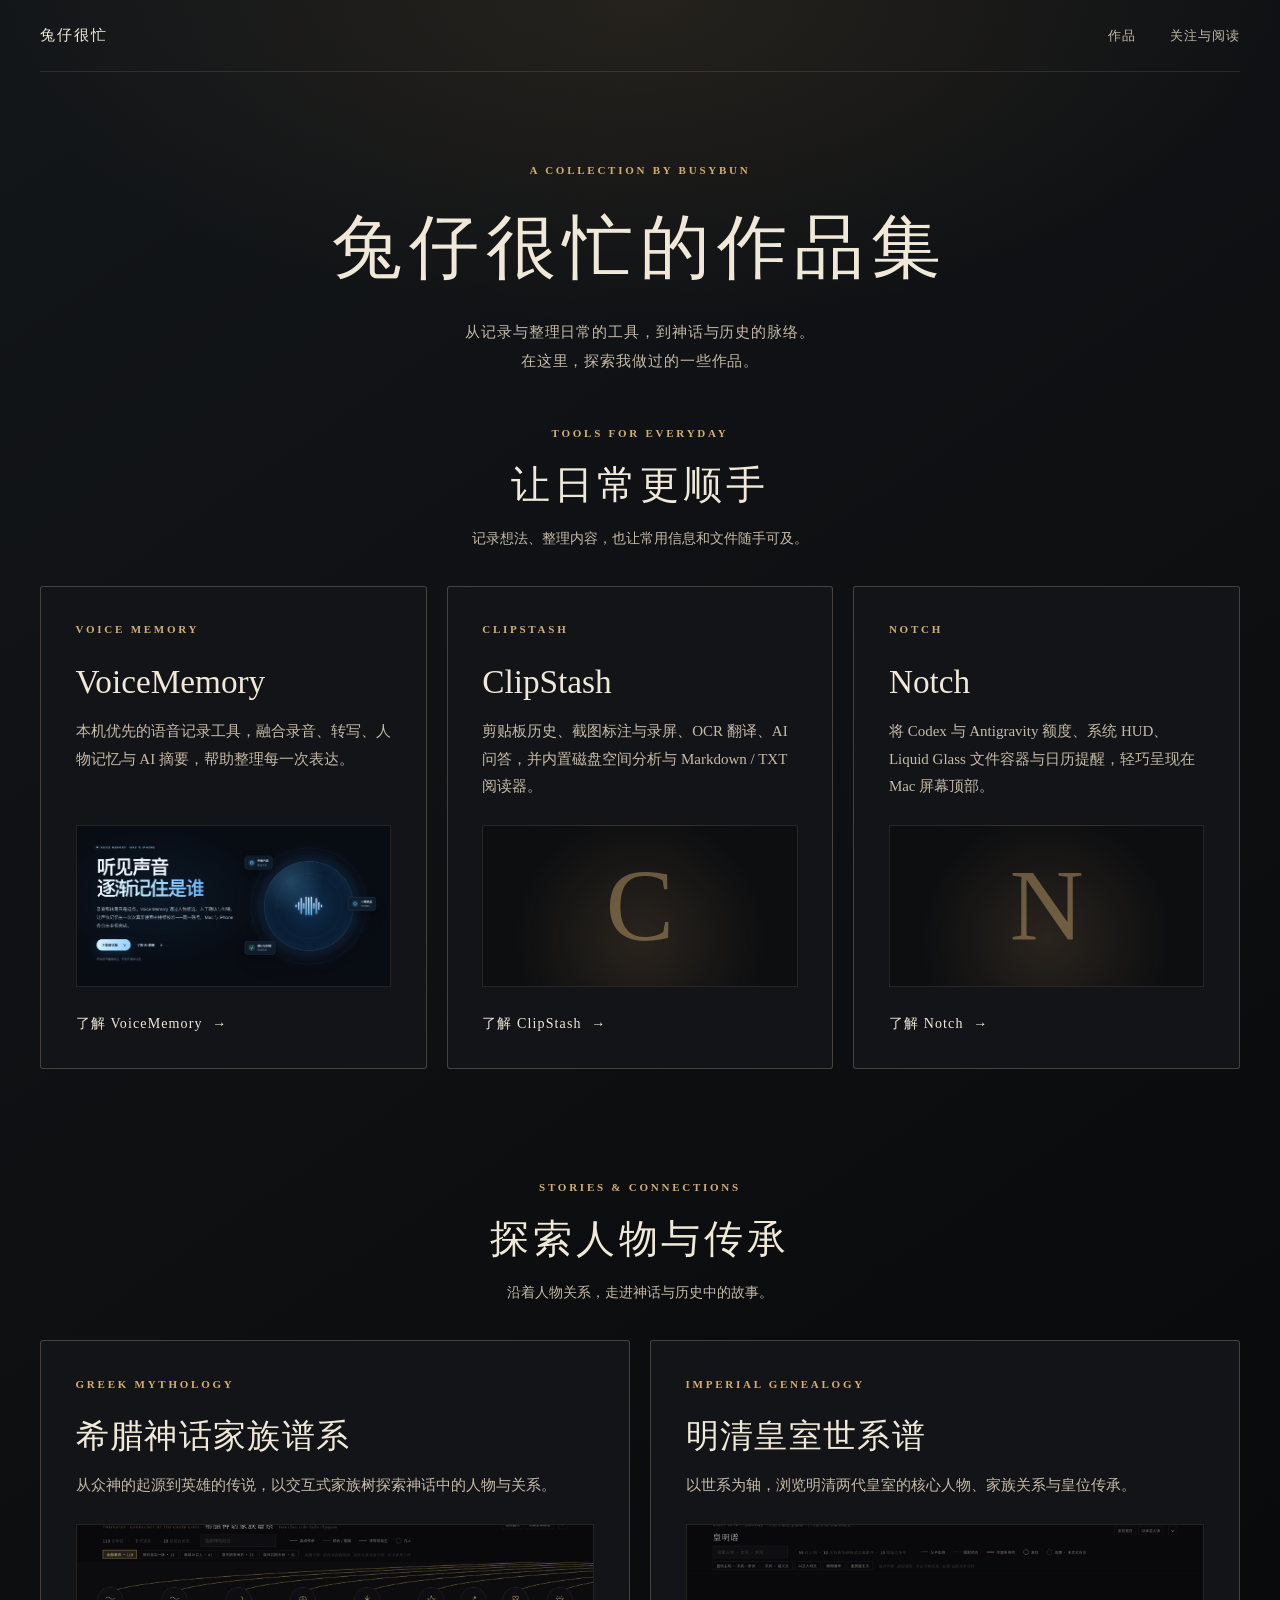
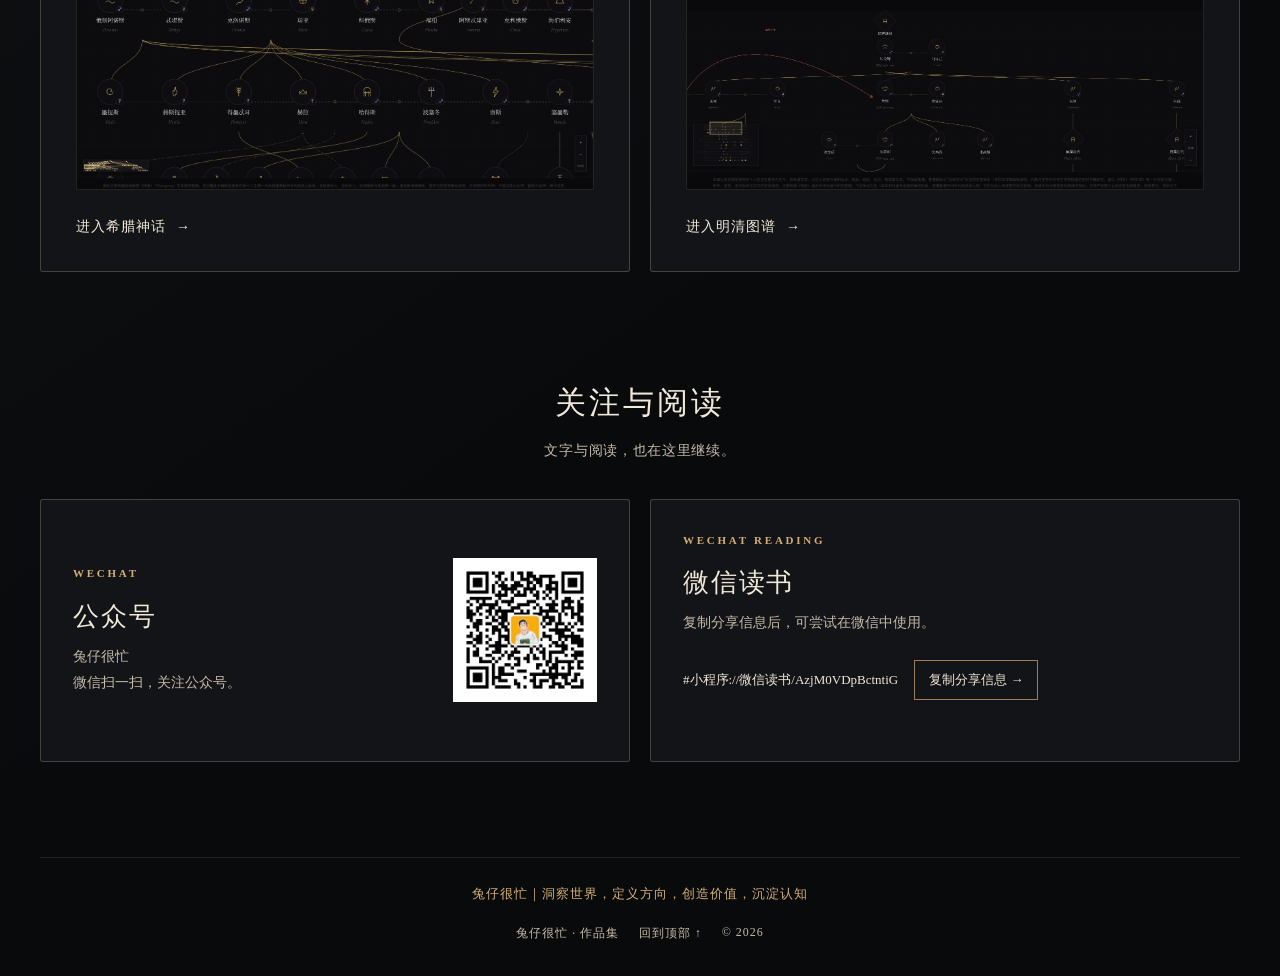
<file: index.html>
<!doctype html>
<html lang="zh-CN">
<head>
  <meta charset="utf-8">
  <meta name="viewport" content="width=device-width, initial-scale=1">
  <meta name="theme-color" content="#0b0c0e">
  <meta name="description" content="兔仔很忙的作品集：VoiceMemory、ClipStash、Notch 与交互式族谱。">
  <title>兔仔很忙 · 作品集</title>
  <link rel="icon" href="assets/favicon.svg" type="image/svg+xml">
  <link rel="stylesheet" href="style.css?v=20261121-portfolio">
  <script src="script.js" defer></script>
</head>
<body>
  <a class="skip-link" href="#works">跳至作品</a>
  <div class="site-shell" id="top">
    <header class="site-header">
      <a class="brand" href="#top" aria-label="兔仔很忙，返回首页">兔仔很忙</a>
      <nav aria-label="页面导航"><a href="#works">作品</a><a href="#connect">关注与阅读</a></nav>
    </header>

    <main>
      <section class="hero" aria-labelledby="hero-title">
        <p class="eyebrow">A COLLECTION BY BUSYBUN</p>
        <h1 id="hero-title">兔仔很忙<span>的作品集</span></h1>
        <p class="hero-intro">从记录与整理日常的工具，到神话与历史的脉络。<br>在这里，探索我做过的一些作品。</p>
      </section>

      <section class="works" id="works" aria-label="作品">
        <div class="catalog-heading"><p class="eyebrow">TOOLS FOR EVERYDAY</p><h2>让日常更顺手</h2><p>记录想法、整理内容，也让常用信息和文件随手可及。</p></div>
        <div class="work-list catalog-tools">
          <article class="work-card voice">
            <div class="work-copy"><p class="work-label">VOICE MEMORY</p><h3 lang="en">VoiceMemory</h3><p class="work-description">本机优先的语音记录工具，融合录音、转写、人物记忆与 AI 摘要，帮助整理每一次表达。</p></div>
            <div class="work-visual"><img src="assets/voicememory.png" alt="VoiceMemory 官网展示页面" loading="eager"></div>
            <a class="work-link" href="https://wyihao2010-code.github.io/VoiceMemory-website/">了解 VoiceMemory <span aria-hidden="true">→</span></a>
          </article>
          <article class="work-card catalog-product">
            <div class="work-copy"><p class="work-label">CLIPSTASH</p><h3 lang="en">ClipStash</h3><p class="work-description">剪贴板历史、截图标注与录屏、OCR 翻译、AI 问答，并内置磁盘空间分析与 Markdown / TXT 阅读器。</p></div>
            <div class="work-visual catalog-art" aria-hidden="true"><span>C</span></div>
            <a class="work-link" href="clipstash.html">了解 ClipStash <span aria-hidden="true">→</span></a>
          </article>
          <article class="work-card catalog-product">
            <div class="work-copy"><p class="work-label">NOTCH</p><h3 lang="en">Notch</h3><p class="work-description">将 Codex 与 Antigravity 额度、系统 HUD、Liquid Glass 文件容器与日历提醒，轻巧呈现在 Mac 屏幕顶部。</p></div>
            <div class="work-visual catalog-art" aria-hidden="true"><span>N</span></div>
            <a class="work-link" href="notch.html">了解 Notch <span aria-hidden="true">→</span></a>
          </article>
        </div>
        <div class="catalog-heading genealogy-heading"><p class="eyebrow">STORIES &amp; CONNECTIONS</p><h2>探索人物与传承</h2><p>沿着人物关系，走进神话与历史中的故事。</p></div>
        <div class="work-list catalog-genealogy">
          <article class="work-card mythology">
            <div class="work-copy"><p class="work-label">GREEK MYTHOLOGY</p><h3>希腊神话家族谱系</h3><p class="work-description">从众神的起源到英雄的传说，以交互式家族树探索神话中的人物与关系。</p></div>
            <div class="work-visual"><img src="assets/theogony.png" alt="希腊神话家族谱系的交互图谱" loading="lazy"></div>
            <a class="work-link" href="https://wyihao2010-code.github.io/Theogony/">进入希腊神话 <span aria-hidden="true">→</span></a>
          </article>
          <article class="work-card history">
            <div class="work-copy"><p class="work-label">IMPERIAL GENEALOGY</p><h3>明清皇室世系谱</h3><p class="work-description">以世系为轴，浏览明清两代皇室的核心人物、家族关系与皇位传承。</p></div>
            <div class="work-visual"><img src="assets/genealogy.png" alt="明代皇室世系关系的交互图谱" loading="lazy"></div>
            <a class="work-link" href="https://wyihao2010-code.github.io/chinese-imperial-genealogy/">进入明清图谱 <span aria-hidden="true">→</span></a>
          </article>
        </div>
      </section>

      <section class="connect" id="connect" aria-labelledby="connect-title">
        <div class="connect-heading"><h2 id="connect-title">关注与阅读</h2><p>文字与阅读，也在这里继续。</p></div>
        <div class="connect-grid">
          <article class="connect-card wechat">
            <div><p class="connect-label">WECHAT</p><h3>公众号</h3><p class="connect-description">兔仔很忙<br>微信扫一扫，关注公众号。</p></div>
            <img class="qr-code" src="assets/wechat-account.jpg" alt="兔仔很忙微信公众号二维码" width="144" height="144" loading="lazy">
          </article>
          <article class="connect-card reading">
            <div><p class="connect-label">WECHAT READING</p><h3>微信读书</h3><p class="connect-description">复制分享信息后，可尝试在微信中使用。</p></div>
            <div class="share-box"><code id="reading-share">#小程序://微信读书/AzjM0VDpBctntiG</code><button type="button" id="copy-share">复制分享信息 <span aria-hidden="true">→</span></button><span class="copy-status" id="copy-status" role="status" aria-live="polite"></span></div>
          </article>
        </div>
      </section>
    </main>
    <footer class="site-footer"><a class="personal-site-link" href="https://wyihao2010-code.github.io/wyh/">兔仔很忙｜洞察世界，定义方向，创造价值，沉淀认知</a><span>兔仔很忙 <span aria-hidden="true">·</span> 作品集</span><a href="#top">回到顶部 ↑</a><span>© <span id="year">2026</span></span></footer>
  </div>
</body>
</html>
</file>
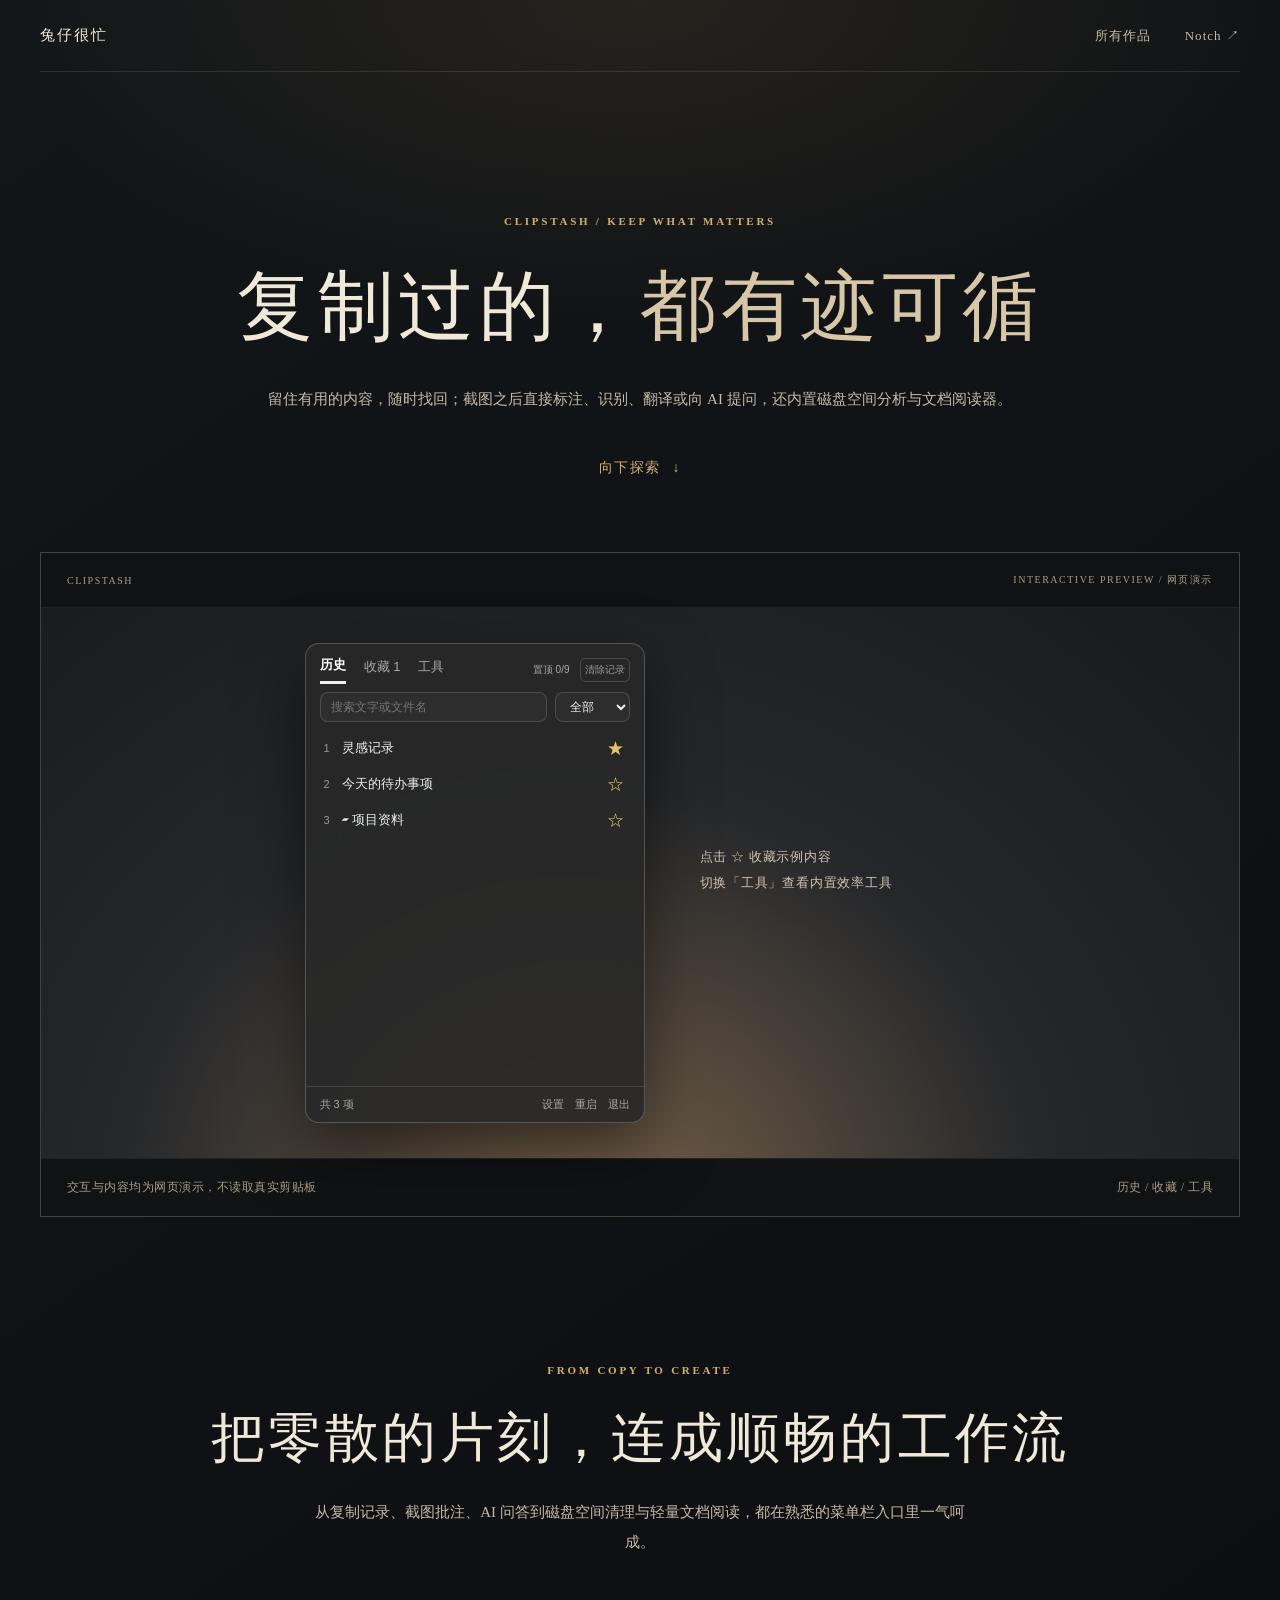
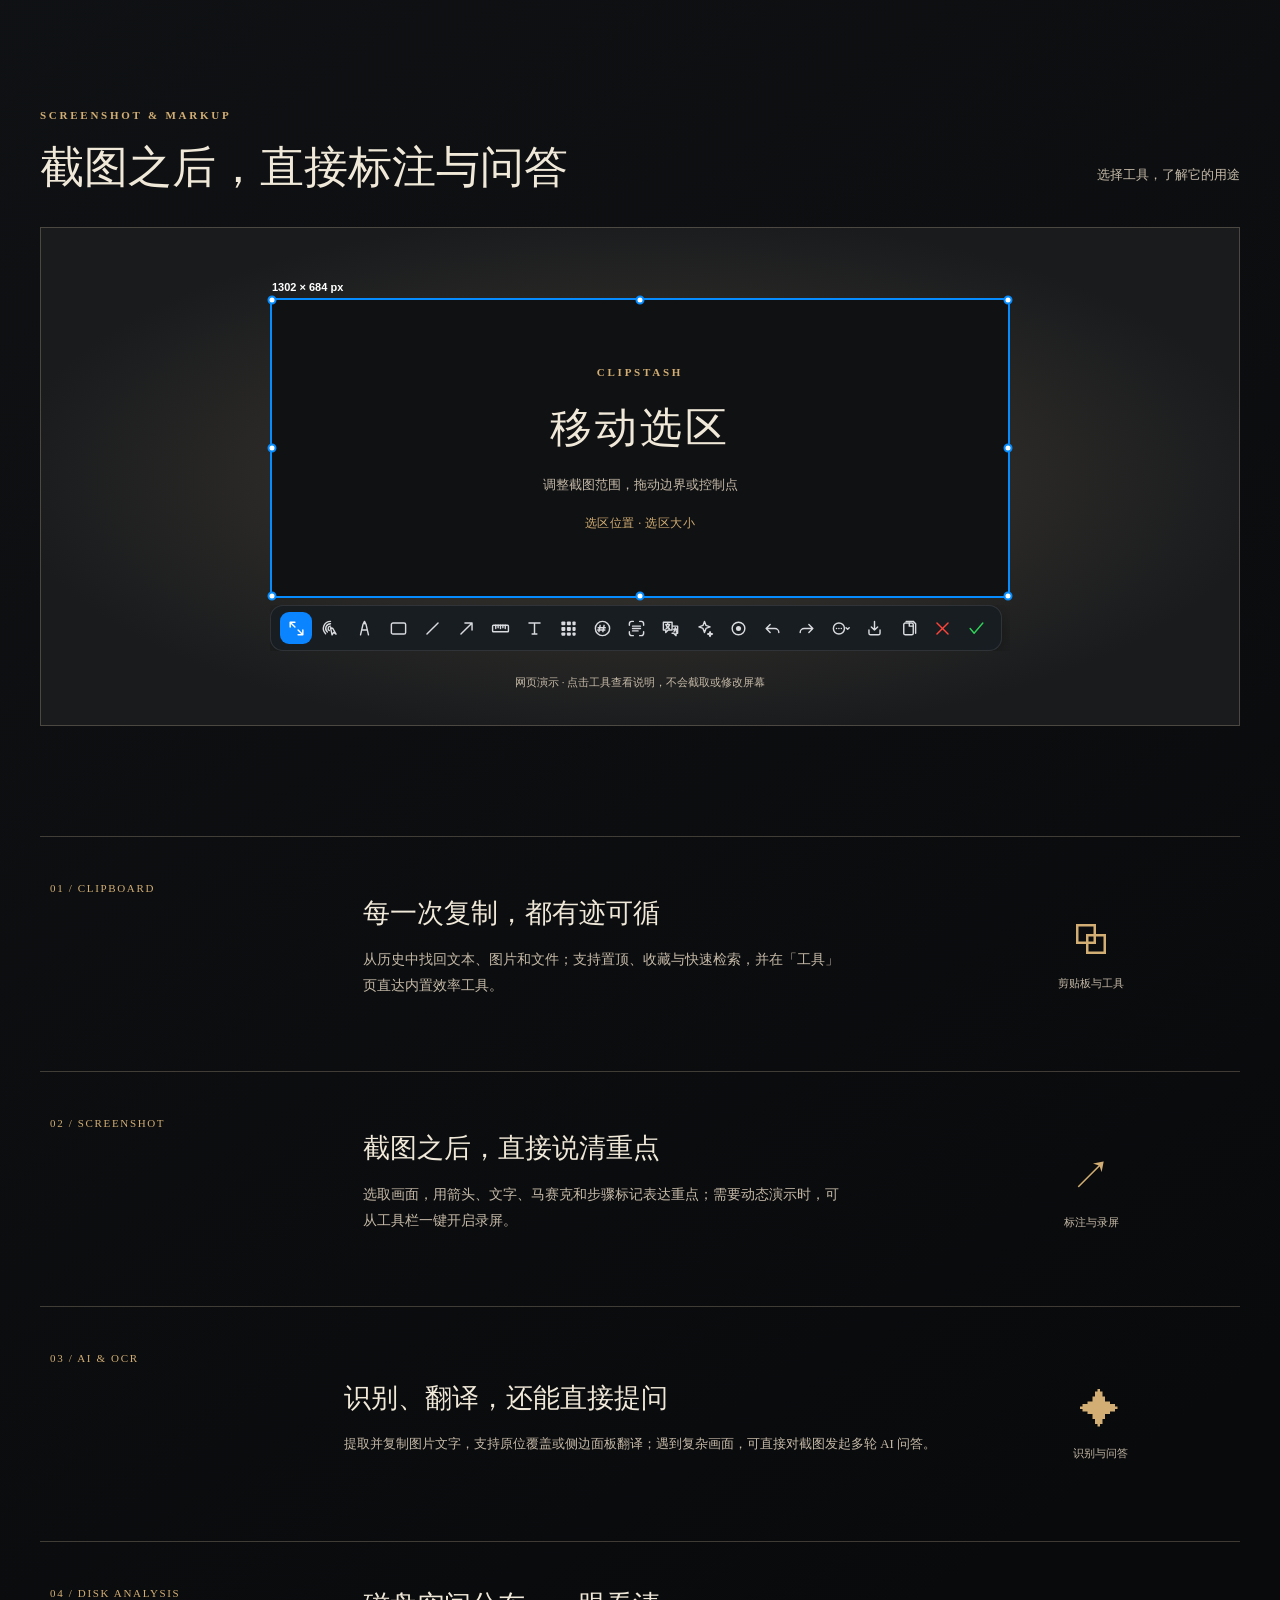
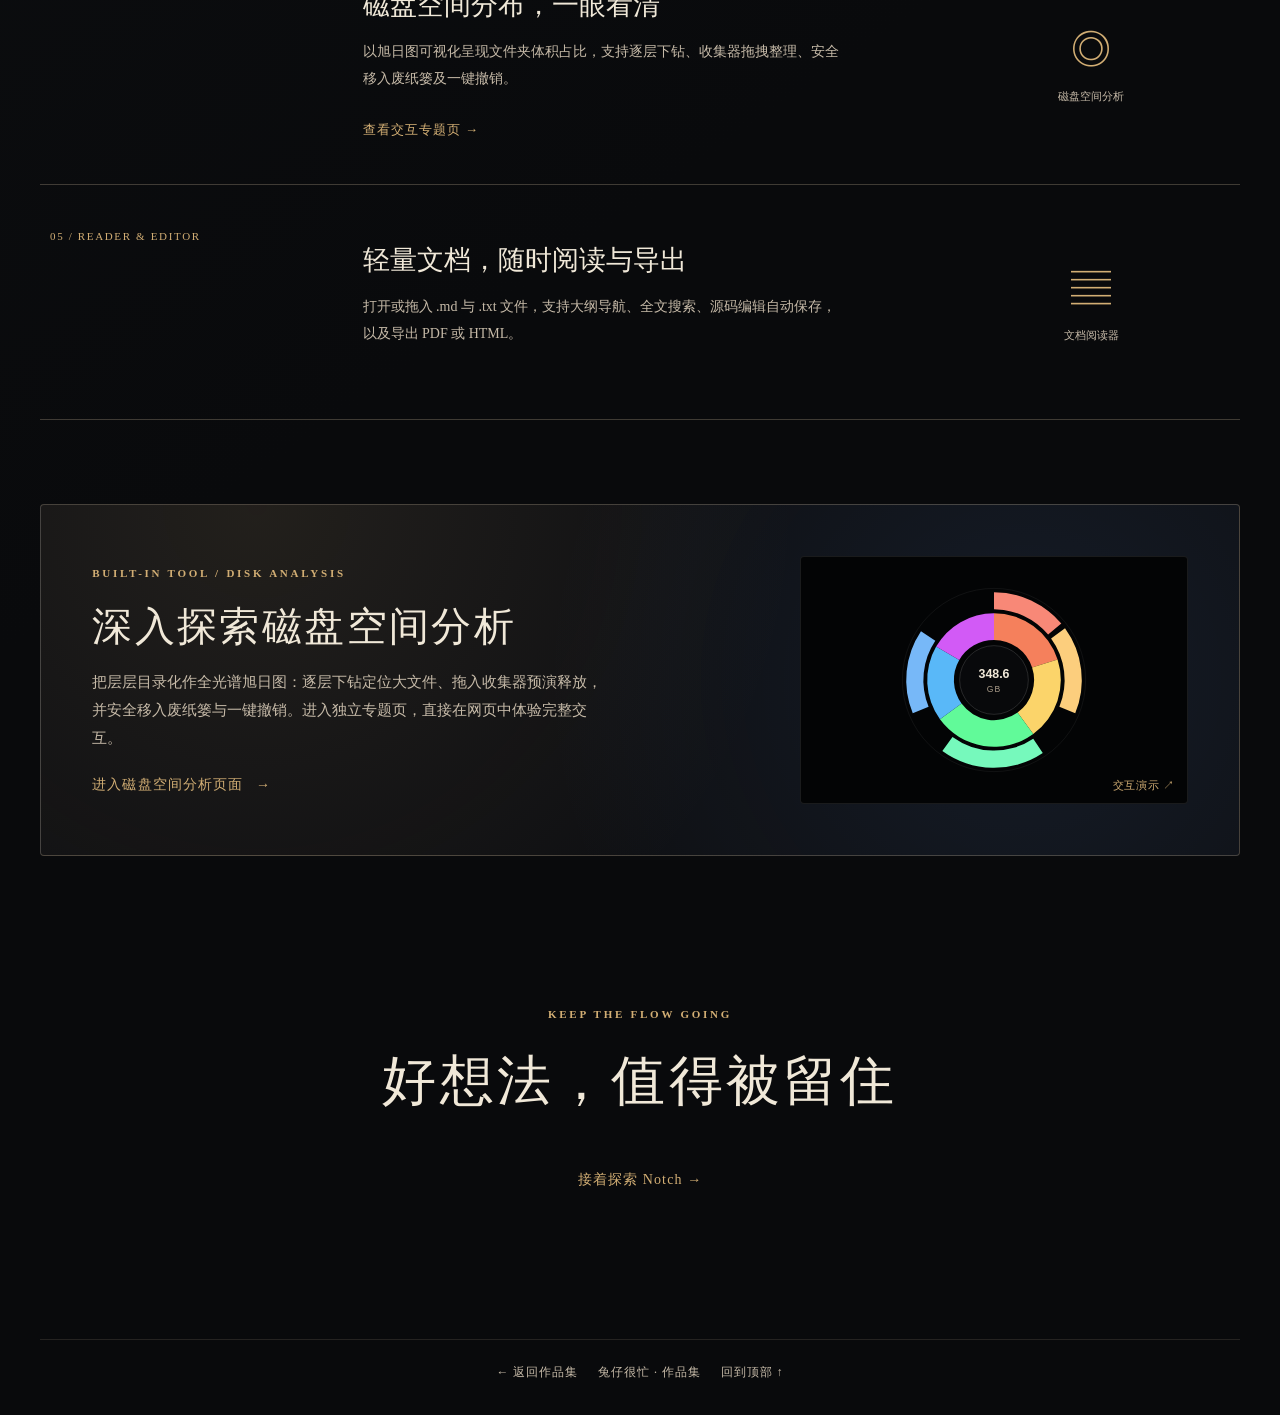
<file: clipstash.html>
<!doctype html>
<html lang="zh-CN">
<head>
  <meta charset="utf-8">
  <meta name="viewport" content="width=device-width,initial-scale=1">
  <meta name="theme-color" content="#0b0c0e">
  <title>ClipStash · 兔仔很忙</title>
  <link rel="icon" href="assets/favicon.svg">
  <link rel="stylesheet" href="style.css">
  <link rel="stylesheet" href="product.css?v=20261127-disk2">
  <script src="product.js?v=20261127-update" defer></script>
</head>
<body>
  <div class="site-shell">
    <header class="site-header">
      <a class="brand" href="index.html">兔仔很忙</a>
      <nav aria-label="页面导航">
        <a href="index.html#works">所有作品</a>
        <a href="notch.html">Notch ↗</a>
      </nav>
    </header>
    <main>
      <section class="product-hero" id="top">
        <p class="eyebrow">CLIPSTASH / KEEP WHAT MATTERS</p>
        <h1>复制过的，<span>都有迹可循</span></h1>
        <p class="single-line-desktop">留住有用的内容，随时找回；截图之后直接标注、识别、翻译或向 AI 提问，还内置磁盘空间分析与文档阅读器。</p>
        <a class="text-link" href="#experience">向下探索 <span>↓</span></a>
      </section>

      <section class="stage" id="experience" aria-label="ClipStash 交互展示">
        <div class="stage-top">
          <span>CLIPSTASH</span>
          <span>INTERACTIVE PREVIEW / 网页演示</span>
        </div>
        <div class="real-clip-scene">
          <div class="popover-demo">
            <div class="popover-top">
              <div class="pop-tabs">
                <button class="selected" data-pop-tab="history" aria-pressed="true">历史</button>
                <button data-pop-tab="favorites" aria-pressed="false">收藏 <span id="fav-count">1</span></button>
                <button data-pop-tab="tools" aria-pressed="false">工具</button>
              </div>
              <span class="pin-count">置顶 0/9</span>
              <span class="clear-label">清除记录</span>
            </div>
            <div class="pop-search">
              <input id="pop-search" aria-label="搜索演示内容" placeholder="搜索文字或文件名">
              <select id="pop-filter" aria-label="筛选演示内容">
                <option>全部</option>
                <option>文本</option>
                <option>文件</option>
              </select>
            </div>
            <div class="pop-list" id="pop-list"></div>
            <div class="pop-footer">
              <span id="pop-count">共 3 项</span>
              <span>设置　重启　退出</span>
            </div>
          </div>
          <p class="pop-hint" id="pop-hint">点击 ☆ 收藏示例内容<br>切换「工具」查看内置效率工具</p>
        </div>
        <div class="stage-bottom">
          <span>交互与内容均为网页演示，不读取真实剪贴板</span>
          <span>历史 / 收藏 / 工具</span>
        </div>
      </section>

      <section class="intro-section">
        <p class="eyebrow">FROM COPY TO CREATE</p>
        <h2>把零散的片刻，连成顺畅的工作流</h2>
        <p>从复制记录、截图批注、AI 问答到磁盘空间清理与轻量文档阅读，都在熟悉的菜单栏入口里一气呵成。</p>
      </section>

      <section class="capture-feature" aria-labelledby="capture-title">
        <div class="capture-heading">
          <div>
            <p class="eyebrow">SCREENSHOT &amp; MARKUP</p>
            <h2 id="capture-title">截图之后，直接标注与问答</h2>
          </div>
          <p>选择工具，了解它的用途</p>
        </div>
        <div class="capture-stage">
          <div class="capture-selection">
            <div class="capture-size">1302 × 684 px</div>
            <div class="capture-content">
              <p class="eyebrow">CLIPSTASH</p>
              <strong id="capture-tool-title">移动选区</strong>
              <span id="capture-explanation" aria-live="polite">调整截图范围，拖动边界或控制点</span>
              <div id="capture-properties" class="capture-properties">选区位置 · 选区大小</div>
            </div>
            <i class="handle h1"></i><i class="handle h2"></i><i class="handle h3"></i><i class="handle h4"></i>
            <i class="handle h5"></i><i class="handle h6"></i><i class="handle h7"></i><i class="handle h8"></i>
          </div>
          <div class="capture-toolbar-wrap">
            <div class="capture-toolbar" aria-label="截图工具演示">
              <button type="button" data-capture-tool="select" aria-label="移动选区" title="移动选区" aria-pressed="true" class="selected">⤢</button>
              <button type="button" data-capture-tool="edit" aria-label="编辑标注" title="编辑标注" aria-pressed="false">◎</button>
              <button type="button" data-capture-tool="pen" aria-label="画笔" title="画笔" aria-pressed="false">✎</button>
              <button type="button" data-capture-tool="rectangle" aria-label="矩形" title="矩形" aria-pressed="false">▭</button>
              <button type="button" data-capture-tool="line" aria-label="直线" title="直线" aria-pressed="false">╱</button>
              <button type="button" data-capture-tool="arrow" aria-label="箭头" title="箭头" aria-pressed="false">↗</button>
              <button type="button" data-capture-tool="ruler" aria-label="尺子" title="尺子" aria-pressed="false">▤</button>
              <button type="button" data-capture-tool="text" aria-label="文字" title="文字" aria-pressed="false">T</button>
              <button type="button" data-capture-tool="mosaic" aria-label="马赛克" title="马赛克" aria-pressed="false">▦</button>
              <button type="button" data-capture-tool="step" aria-label="步骤" title="步骤" aria-pressed="false">⑴</button>
              <button type="button" data-capture-tool="ocr" aria-label="识别文字" title="识别文字" aria-pressed="false">▣</button>
              <button type="button" data-capture-tool="translate" aria-label="翻译" title="翻译" aria-pressed="false">文</button>
              <button type="button" data-capture-tool="ask" aria-label="AI 问答" title="AI 问答" aria-pressed="false">✦</button>
              <button type="button" data-capture-tool="recording" aria-label="录屏" title="录屏" aria-pressed="false">◉</button>
              <span class="capture-divider"></span>
              <span class="capture-action" title="撤销">↶</span>
              <span class="capture-action" title="重做">↷</span>
              <span class="capture-action" title="更多">•••</span>
              <span class="capture-action" title="保存">⇩</span>
              <span class="capture-action" title="复制">▢</span>
              <span class="capture-action cancel" title="取消">×</span>
              <span class="capture-action done" title="完成">✓</span>
            </div>
          </div>
          <p class="capture-note">网页演示 · 点击工具查看说明，不会截取或修改屏幕</p>
        </div>
      </section>

      <section class="feature-list">
        <article>
          <span>01 / CLIPBOARD</span>
          <div>
            <h3>每一次复制，都有迹可循</h3>
            <p>从历史中找回文本、图片和文件；支持置顶、收藏与快速检索，并在「工具」页直达内置效率工具。</p>
          </div>
          <div class="feature-symbol">⧉ <small>剪贴板与工具</small></div>
        </article>
        <article>
          <span>02 / SCREENSHOT</span>
          <div>
            <h3>截图之后，直接说清重点</h3>
            <p>选取画面，用箭头、文字、马赛克和步骤标记表达重点；需要动态演示时，可从工具栏一键开启录屏。</p>
          </div>
          <div class="feature-symbol">↗ <small>标注与录屏</small></div>
        </article>
        <article class="wide-copy">
          <span>03 / AI &amp; OCR</span>
          <div>
            <h3>识别、翻译，还能直接提问</h3>
            <p class="single-line-desktop">提取并复制图片文字，支持原位覆盖或侧边面板翻译；遇到复杂画面，可直接对截图发起多轮 AI 问答。</p>
          </div>
          <div class="feature-symbol">✦ <small>识别与问答</small></div>
        </article>
        <article>
          <span>04 / DISK ANALYSIS</span>
          <div>
            <h3>磁盘空间分布，一眼看清</h3>
            <p>以旭日图可视化呈现文件夹体积占比，支持逐层下钻、收集器拖拽整理、安全移入废纸篓及一键撤销。</p>
            <a class="feature-inline-link" href="disk-analysis.html">查看交互专题页 →</a>
          </div>
          <div class="feature-symbol">◎ <small>磁盘空间分析</small></div>
        </article>
        <article>
          <span>05 / READER &amp; EDITOR</span>
          <div>
            <h3>轻量文档，随时阅读与导出</h3>
            <p>打开或拖入 .md 与 .txt 文件，支持大纲导航、全文搜索、源码编辑自动保存，以及导出 PDF 或 HTML。</p>
          </div>
          <div class="feature-symbol">▤ <small>文档阅读器</small></div>
        </article>
      </section>

      <section class="subtool-spotlight" aria-labelledby="disk-spotlight-title">
        <div class="subtool-copy">
          <p class="eyebrow">BUILT-IN TOOL / DISK ANALYSIS</p>
          <h2 id="disk-spotlight-title">深入探索磁盘空间分析</h2>
          <p>把层层目录化作全光谱旭日图：逐层下钻定位大文件、拖入收集器预演释放，并安全移入废纸篓与一键撤销。进入独立专题页，直接在网页中体验完整交互。</p>
          <a class="text-link" href="disk-analysis.html">进入磁盘空间分析页面 <span>→</span></a>
        </div>
        <a class="subtool-visual" href="disk-analysis.html" aria-label="进入磁盘空间分析专题页">
          <svg class="mini-sunburst" viewBox="0 0 220 220" aria-hidden="true">
            <g transform="translate(110 110)">
              <circle r="96" fill="none" stroke="rgba(255,255,255,0.06)" stroke-width="1"/>
              <path d="M 0 -42 A 42 42 0 0 1 39.9 -13.0 L 66.6 -21.6 A 70 70 0 0 0 0 -70 Z" fill="hsl(14 88% 66%)"/>
              <path d="M 39.9 -13.0 A 42 42 0 0 1 24.7 34.0 L 41.1 56.6 A 70 70 0 0 0 66.6 -21.6 Z" fill="hsl(44 95% 70%)"/>
              <path d="M 24.7 34.0 A 42 42 0 0 1 -34.0 24.7 L -56.6 41.1 A 70 70 0 0 0 41.1 56.6 Z" fill="hsl(142 94% 68%)"/>
              <path d="M -34.0 24.7 A 42 42 0 0 1 -36.4 -21.0 L -60.6 -35.0 A 70 70 0 0 0 -56.6 41.1 Z" fill="hsl(204 92% 66%)"/>
              <path d="M -36.4 -21.0 A 42 42 0 0 1 0 -42 L 0 -70 A 70 70 0 0 0 -60.6 -35.0 Z" fill="hsl(286 90% 66%)"/>
              <path d="M 0 -74 A 74 74 0 0 1 56.7 -47.6 L 70.5 -59.1 A 92 92 0 0 0 0 -92 Z" fill="hsl(8 90% 72%)"/>
              <path d="M 59.8 -43.5 A 74 74 0 0 1 68.5 28.0 L 85.1 34.8 A 92 92 0 0 0 74.4 -54.1 Z" fill="hsl(38 96% 74%)"/>
              <path d="M 41.1 61.5 A 74 74 0 0 1 -43.5 59.8 L -54.1 74.4 A 92 92 0 0 0 51.1 76.5 Z" fill="hsl(152 92% 72%)"/>
              <path d="M -68.5 28.0 A 74 74 0 0 1 -61.5 -41.1 L -76.5 -51.1 A 92 92 0 0 0 -85.1 34.8 Z" fill="hsl(210 90% 72%)"/>
              <circle r="36" fill="#08090b" stroke="rgba(255,255,255,0.14)" stroke-width="1"/>
              <text y="-2" text-anchor="middle" fill="#f0e8d8" font-size="13" font-family="-apple-system,BlinkMacSystemFont,sans-serif" font-weight="600">348.6</text>
              <text y="13" text-anchor="middle" fill="#a99c89" font-size="9" font-family="-apple-system,BlinkMacSystemFont,sans-serif" letter-spacing="1.2">GB</text>
            </g>
          </svg>
          <span class="subtool-visual-tag">交互演示 ↗</span>
        </a>
      </section>

      <section class="closing">
        <p class="eyebrow">KEEP THE FLOW GOING</p>
        <h2>好想法，值得被留住</h2>
        <a class="text-link" href="notch.html">接着探索 Notch →</a>
      </section>
    </main>
    <footer class="site-footer">
      <a href="index.html">← 返回作品集</a>
      <span>兔仔很忙 · 作品集</span>
      <a href="#top">回到顶部 ↑</a>
    </footer>
  </div>
</body>
</html>
</file>
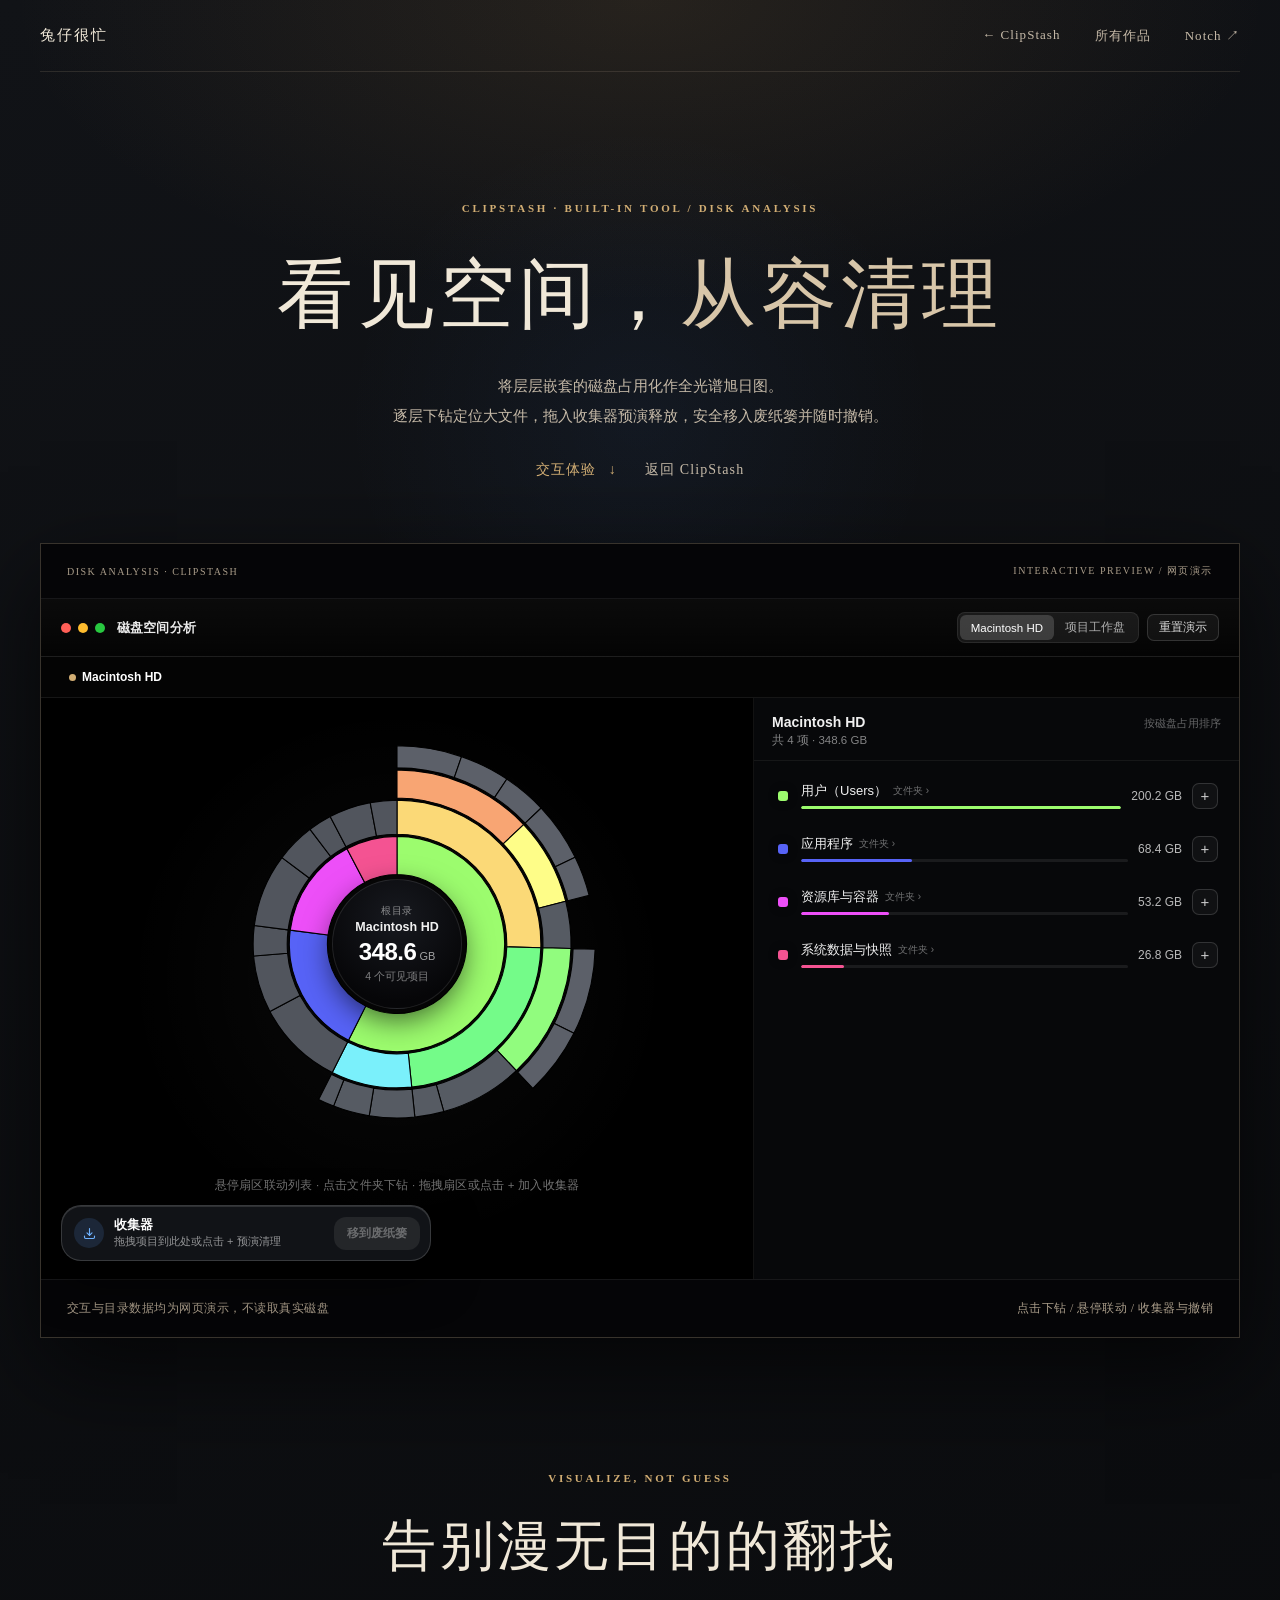
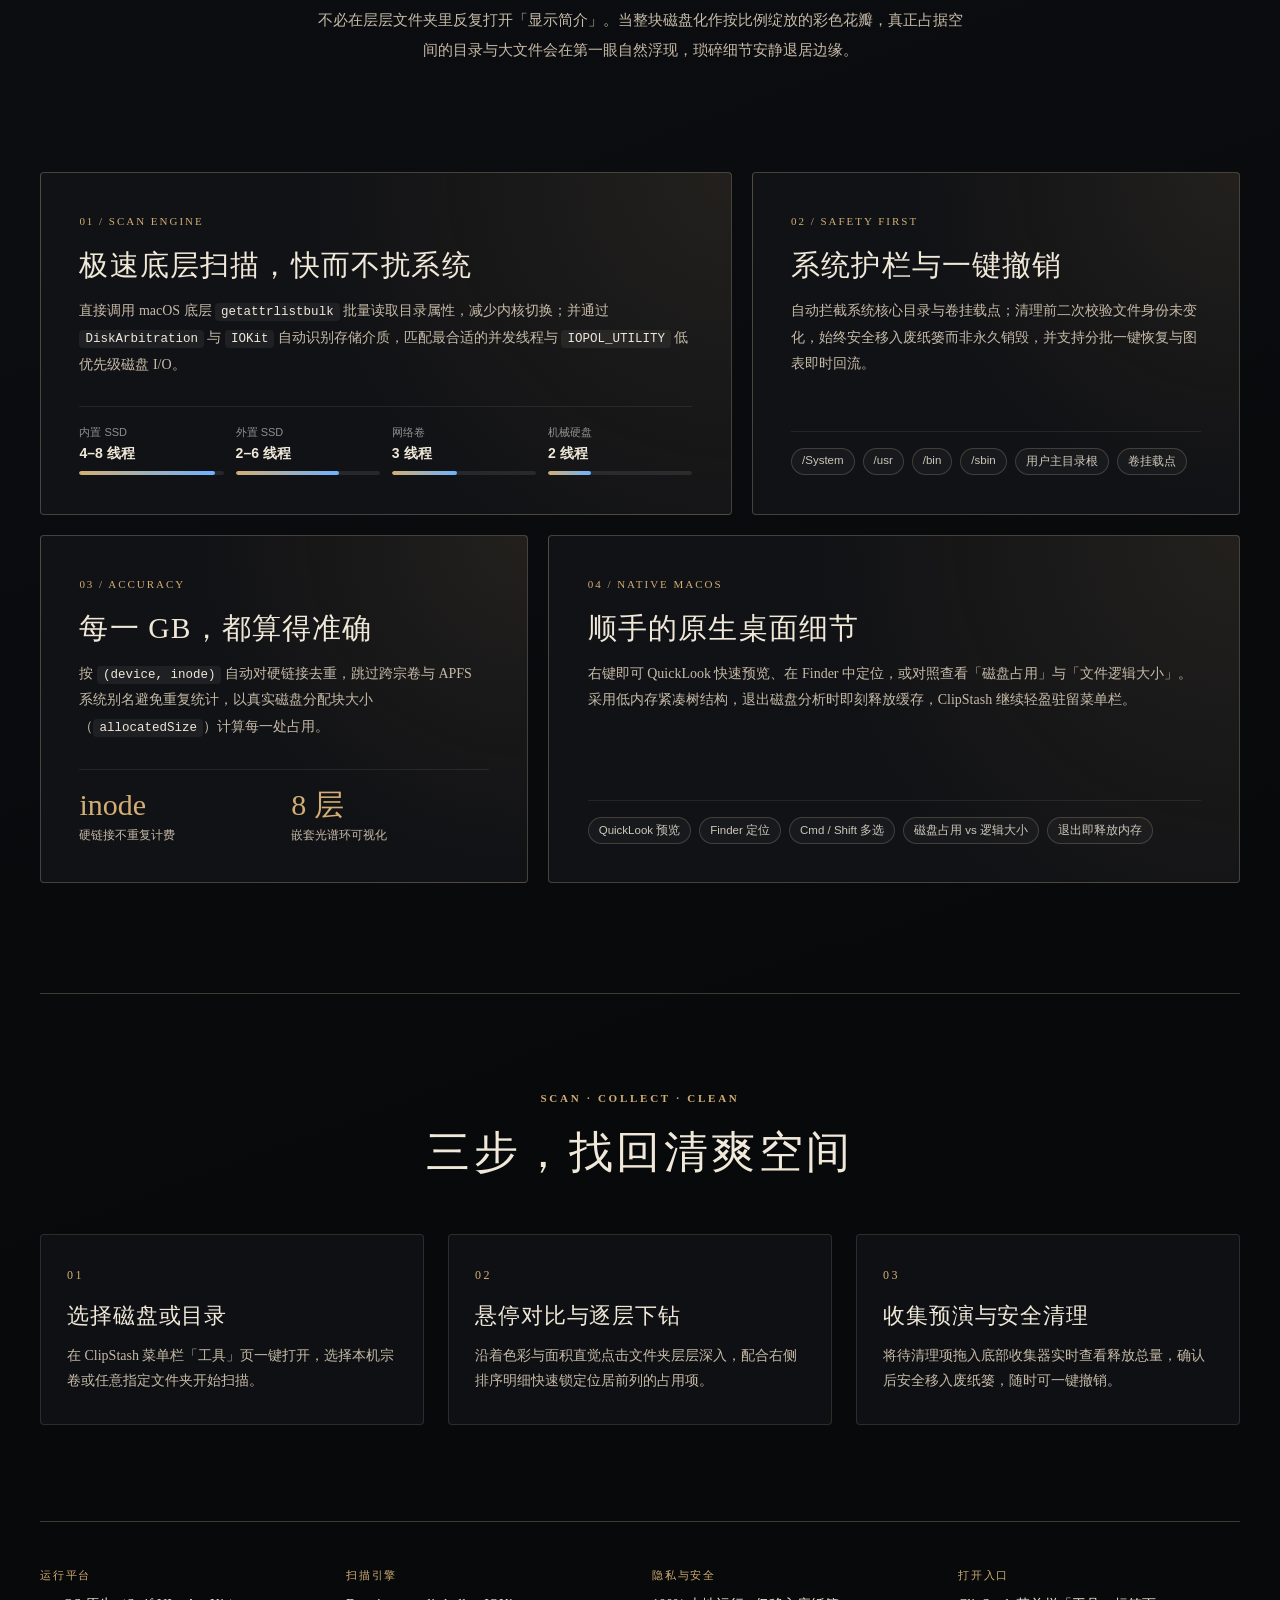
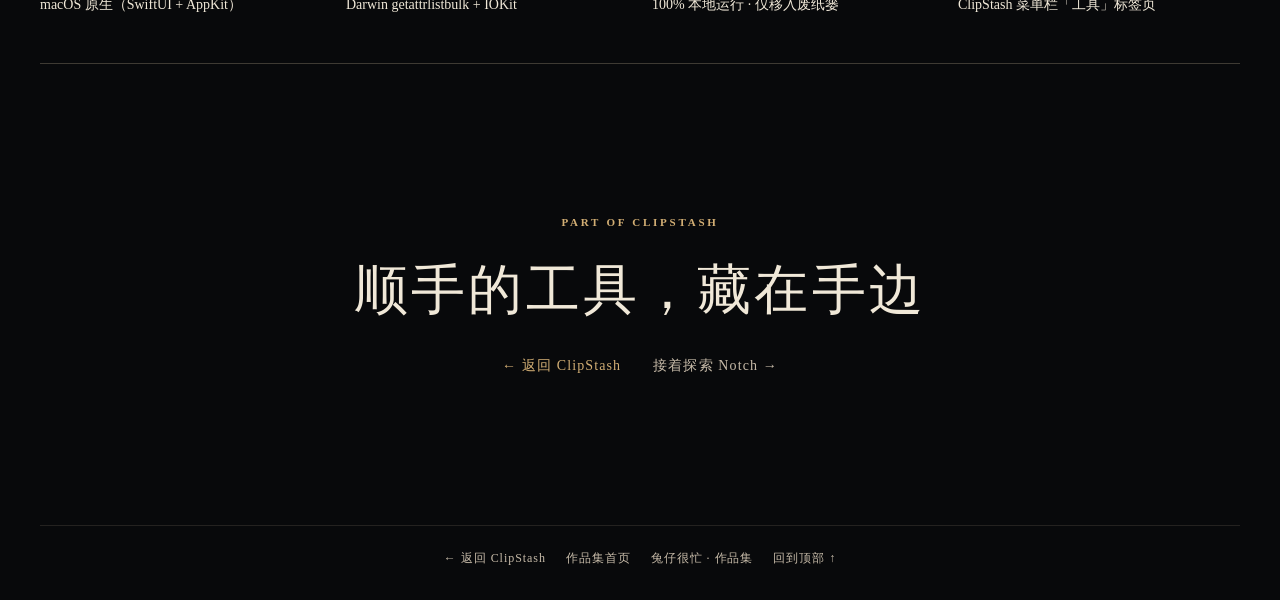
<file: disk-analysis.html>
<!doctype html>
<html lang="zh-CN">
<head>
  <meta charset="utf-8">
  <meta name="viewport" content="width=device-width,initial-scale=1">
  <meta name="theme-color" content="#0b0c0e">
  <meta name="description" content="ClipStash 内置磁盘空间分析工具：全光谱交互旭日图、极速底层扫描、拖拽收集器预演与安全移入废纸篓一键撤销。">
  <title>磁盘空间分析 · ClipStash · 兔仔很忙</title>
  <link rel="icon" href="assets/favicon.svg" type="image/svg+xml">
  <link rel="stylesheet" href="style.css">
  <link rel="stylesheet" href="product.css?v=20261127-disk">
  <link rel="stylesheet" href="disk-analysis.css?v=20261127-disk">
  <script src="disk-analysis.js?v=20261127-disk" defer></script>
</head>
<body class="disk-page">
  <a class="skip-link" href="#experience">跳至交互演示</a>
  <div class="site-shell">
    <header class="site-header">
      <a class="brand" href="index.html">兔仔很忙</a>
      <nav aria-label="页面导航">
        <a href="clipstash.html">← ClipStash</a>
        <a href="index.html#works">所有作品</a>
        <a href="notch.html">Notch ↗</a>
      </nav>
    </header>

    <main>
      <section class="product-hero disk-hero" id="top">
        <p class="eyebrow">CLIPSTASH · BUILT-IN TOOL / DISK ANALYSIS</p>
        <h1>看见空间，<span>从容清理</span></h1>
        <p class="disk-hero-sub">将层层嵌套的磁盘占用化作全光谱旭日图。<br>逐层下钻定位大文件，拖入收集器预演释放，安全移入废纸篓并随时撤销。</p>
        <div class="disk-hero-actions">
          <a class="text-link" href="#experience">交互体验 <span>↓</span></a>
          <a class="text-link secondary" href="clipstash.html">返回 ClipStash</a>
        </div>
      </section>

      <section class="stage disk-stage" id="experience" aria-label="磁盘空间分析交互演示">
        <div class="stage-top">
          <span>DISK ANALYSIS · CLIPSTASH</span>
          <span>INTERACTIVE PREVIEW / 网页演示</span>
        </div>

        <div class="disk-window">
          <div class="disk-titlebar">
            <div class="disk-title-left">
              <span class="traffic-dots" aria-hidden="true"><i></i><i></i><i></i></span>
              <strong>磁盘空间分析</strong>
              <span class="disk-notice" id="disk-notice" role="status" aria-live="polite"></span>
            </div>
            <div class="disk-title-controls">
              <div class="volume-switcher" role="group" aria-label="切换演示磁盘">
                <button type="button" class="active" data-volume="macintosh" aria-pressed="true">Macintosh HD</button>
                <button type="button" data-volume="workspace" aria-pressed="false">项目工作盘</button>
              </div>
              <button type="button" class="disk-ctrl-btn accent is-hidden" id="disk-undo-btn">一键撤销</button>
              <button type="button" class="disk-ctrl-btn" id="disk-reset-btn">重置演示</button>
            </div>
          </div>

          <nav class="disk-breadcrumbs" id="disk-breadcrumbs" aria-label="目录层级路径"></nav>

          <div class="disk-workspace">
            <div class="disk-chart-pane">
              <div class="sunburst-stage">
                <svg id="disk-sunburst" class="sunburst-svg" viewBox="0 0 560 560" role="img" aria-label="交互式磁盘空间旭日图"></svg>
                <button type="button" class="sunburst-center" id="sunburst-center" aria-label="当前目录概览，点击返回上级">
                  <span class="center-back" id="center-back"></span>
                  <strong class="center-name" id="center-name">Macintosh HD</strong>
                  <span class="center-size" id="center-size"><b>348.6</b><small>GB</small></span>
                  <span class="center-meta" id="center-meta">点击扇区下钻</span>
                </button>
              </div>
              <p class="chart-footnote" id="chart-footnote">悬停扇区联动列表 · 点击文件夹下钻 · 拖拽扇区或点击 + 加入收集器</p>
            </div>

            <aside class="disk-list-pane" aria-label="当前目录明细">
              <div class="disk-list-head">
                <div>
                  <strong id="list-title">Macintosh HD</strong>
                  <small id="list-summary">共 5 项 · 348.6 GB</small>
                </div>
                <span class="list-hint">按磁盘占用排序</span>
              </div>
              <div class="disk-list" id="disk-list" role="list"></div>
            </aside>
          </div>

          <div class="disk-collector" id="disk-collector" aria-label="待处理文件收集器">
            <div class="collector-drawer" id="collector-drawer" hidden>
              <div class="collector-drawer-head">
                <div>
                  <strong>待处理文件</strong>
                  <span class="collector-badge" id="collector-drawer-count">0 项</span>
                </div>
                <button type="button" class="collector-clear-btn" id="collector-clear-btn">全部取消</button>
              </div>
              <div class="collector-items" id="collector-items"></div>
            </div>
            <div class="collector-bar" id="collector-bar">
              <button type="button" class="collector-toggle" id="collector-toggle" aria-expanded="false" aria-controls="collector-drawer">
                <span class="collector-icon" aria-hidden="true">
                  <svg viewBox="0 0 24 24" fill="none" stroke="currentColor" stroke-width="1.8" stroke-linecap="round" stroke-linejoin="round">
                    <path d="M12 4v11m0 0-4-4m4 4 4-4"/>
                    <path d="M4 16v2a2 2 0 0 0 2 2h12a2 2 0 0 0 2-2v-2"/>
                  </svg>
                </span>
                <span class="collector-summary" id="collector-summary">
                  <strong>收集器</strong>
                  <small>拖拽项目到此处或点击 + 预演清理</small>
                </span>
              </button>
              <button type="button" class="collector-trash-btn" id="collector-trash-btn" disabled>移到废纸篓</button>
            </div>
          </div>
        </div>

        <div class="stage-bottom">
          <span>交互与目录数据均为网页演示，不读取真实磁盘</span>
          <span>点击下钻 / 悬停联动 / 收集器与撤销</span>
        </div>
      </section>

      <section class="intro-section disk-intro">
        <p class="eyebrow">VISUALIZE, NOT GUESS</p>
        <h2>告别漫无目的的翻找</h2>
        <p>不必在层层文件夹里反复打开「显示简介」。当整块磁盘化作按比例绽放的彩色花瓣，真正占据空间的目录与大文件会在第一眼自然浮现，琐碎细节安静退居边缘。</p>
      </section>

      <section class="disk-bento" aria-label="核心技术特性">
        <article class="bento-card span-7 bento-engine">
          <div class="bento-head">
            <span class="bento-index">01 / SCAN ENGINE</span>
            <h3>极速底层扫描，快而不扰系统</h3>
            <p>直接调用 macOS 底层 <code>getattrlistbulk</code> 批量读取目录属性，减少内核切换；并通过 <code>DiskArbitration</code> 与 <code>IOKit</code> 自动识别存储介质，匹配最合适的并发线程与 <code>IOPOL_UTILITY</code> 低优先级磁盘 I/O。</p>
          </div>
          <div class="medium-grid" aria-label="按存储介质自适应并发策略">
            <div class="medium-item">
              <span>内置 SSD</span>
              <strong>4–8 线程</strong>
              <div class="medium-bar"><i style="width:94%"></i></div>
            </div>
            <div class="medium-item">
              <span>外置 SSD</span>
              <strong>2–6 线程</strong>
              <div class="medium-bar"><i style="width:72%"></i></div>
            </div>
            <div class="medium-item">
              <span>网络卷</span>
              <strong>3 线程</strong>
              <div class="medium-bar"><i style="width:45%"></i></div>
            </div>
            <div class="medium-item">
              <span>机械硬盘</span>
              <strong>2 线程</strong>
              <div class="medium-bar"><i style="width:30%"></i></div>
            </div>
          </div>
        </article>

        <article class="bento-card span-5 bento-safety">
          <div class="bento-head">
            <span class="bento-index">02 / SAFETY FIRST</span>
            <h3>系统护栏与一键撤销</h3>
            <p>自动拦截系统核心目录与卷挂载点；清理前二次校验文件身份未变化，始终安全移入废纸篓而非永久销毁，并支持分批一键恢复与图表即时回流。</p>
          </div>
          <div class="shield-chips" aria-label="受保护路径示例">
            <span>/System</span>
            <span>/usr</span>
            <span>/bin</span>
            <span>/sbin</span>
            <span>用户主目录根</span>
            <span>卷挂载点</span>
          </div>
        </article>

        <article class="bento-card span-5 bento-accuracy">
          <div class="bento-head">
            <span class="bento-index">03 / ACCURACY</span>
            <h3>每一 GB，都算得准确</h3>
            <p>按 <code>(device, inode)</code> 自动对硬链接去重，跳过跨宗卷与 APFS 系统别名避免重复统计，以真实磁盘分配块大小（<code>allocatedSize</code>）计算每一处占用。</p>
          </div>
          <div class="accuracy-metrics">
            <div>
              <strong>inode</strong>
              <span>硬链接不重复计费</span>
            </div>
            <div>
              <strong>8 层</strong>
              <span>嵌套光谱环可视化</span>
            </div>
          </div>
        </article>

        <article class="bento-card span-7 bento-native">
          <div class="bento-head">
            <span class="bento-index">04 / NATIVE MACOS</span>
            <h3>顺手的原生桌面细节</h3>
            <p>右键即可 QuickLook 快速预览、在 Finder 中定位，或对照查看「磁盘占用」与「文件逻辑大小」。采用低内存紧凑树结构，退出磁盘分析时即刻释放缓存，ClipStash 继续轻盈驻留菜单栏。</p>
          </div>
          <div class="native-pills" aria-label="原生快捷操作">
            <span>QuickLook 预览</span>
            <span>Finder 定位</span>
            <span>Cmd / Shift 多选</span>
            <span>磁盘占用 vs 逻辑大小</span>
            <span>退出即释放内存</span>
          </div>
        </article>
      </section>

      <section class="disk-workflow" aria-label="三步整理流程">
        <div class="workflow-heading">
          <p class="eyebrow">SCAN · COLLECT · CLEAN</p>
          <h2>三步，找回清爽空间</h2>
        </div>
        <div class="workflow-grid">
          <article class="workflow-step">
            <span>01</span>
            <h3>选择磁盘或目录</h3>
            <p>在 ClipStash 菜单栏「工具」页一键打开，选择本机宗卷或任意指定文件夹开始扫描。</p>
          </article>
          <article class="workflow-step">
            <span>02</span>
            <h3>悬停对比与逐层下钻</h3>
            <p>沿着色彩与面积直觉点击文件夹层层深入，配合右侧排序明细快速锁定位居前列的占用项。</p>
          </article>
          <article class="workflow-step">
            <span>03</span>
            <h3>收集预演与安全清理</h3>
            <p>将待清理项拖入底部收集器实时查看释放总量，确认后安全移入废纸篓，随时可一键撤销。</p>
          </article>
        </div>
      </section>

      <section class="disk-specs" aria-label="技术规格">
        <dl class="specs-grid">
          <div>
            <dt>运行平台</dt>
            <dd>macOS 原生（SwiftUI + AppKit）</dd>
          </div>
          <div>
            <dt>扫描引擎</dt>
            <dd>Darwin getattrlistbulk + IOKit</dd>
          </div>
          <div>
            <dt>隐私与安全</dt>
            <dd>100% 本地运行 · 仅移入废纸篓</dd>
          </div>
          <div>
            <dt>打开入口</dt>
            <dd>ClipStash 菜单栏「工具」标签页</dd>
          </div>
        </dl>
      </section>

      <section class="closing disk-closing">
        <p class="eyebrow">PART OF CLIPSTASH</p>
        <h2>顺手的工具，藏在手边</h2>
        <div class="closing-actions">
          <a class="text-link" href="clipstash.html">← 返回 ClipStash</a>
          <a class="text-link secondary" href="notch.html">接着探索 Notch →</a>
        </div>
      </section>
    </main>

    <footer class="site-footer">
      <a href="clipstash.html">← 返回 ClipStash</a>
      <a href="index.html">作品集首页</a>
      <span>兔仔很忙 · 作品集</span>
      <a href="#top">回到顶部 ↑</a>
    </footer>
  </div>
</body>
</html>
</file>
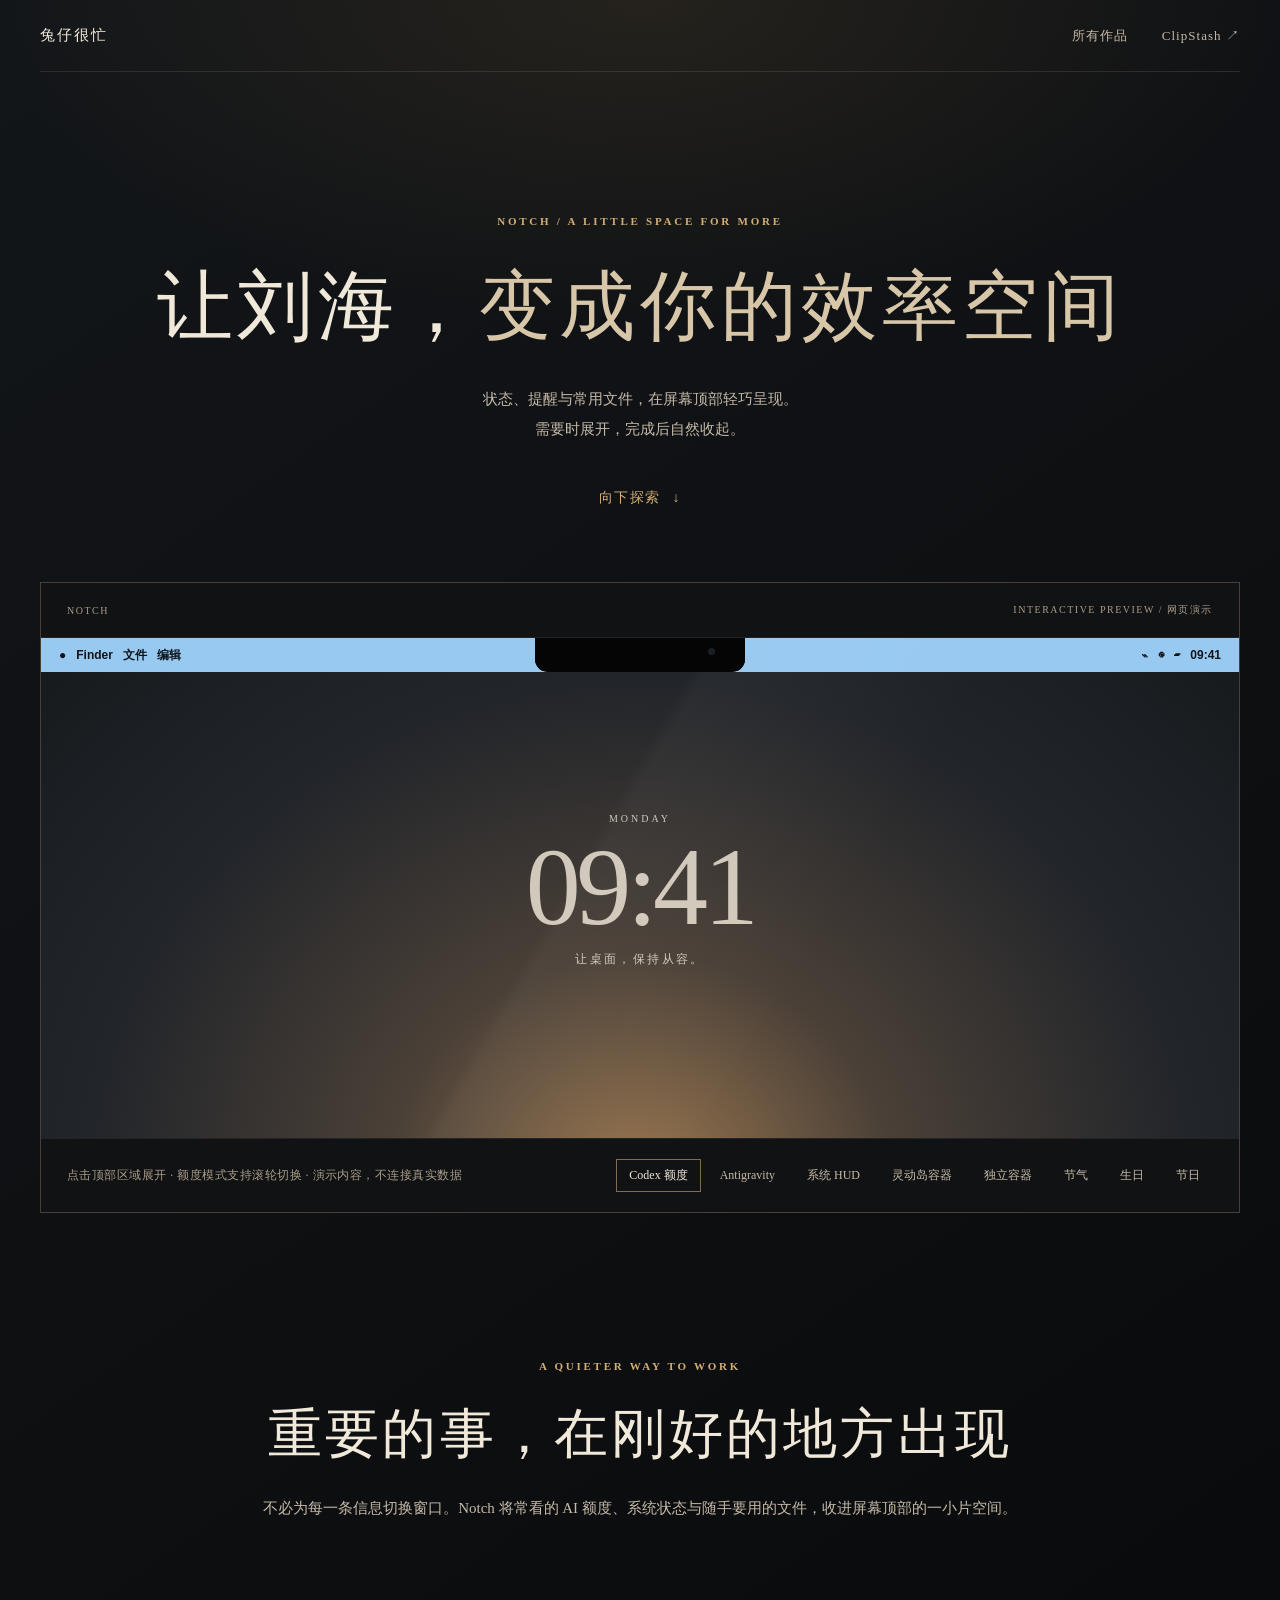
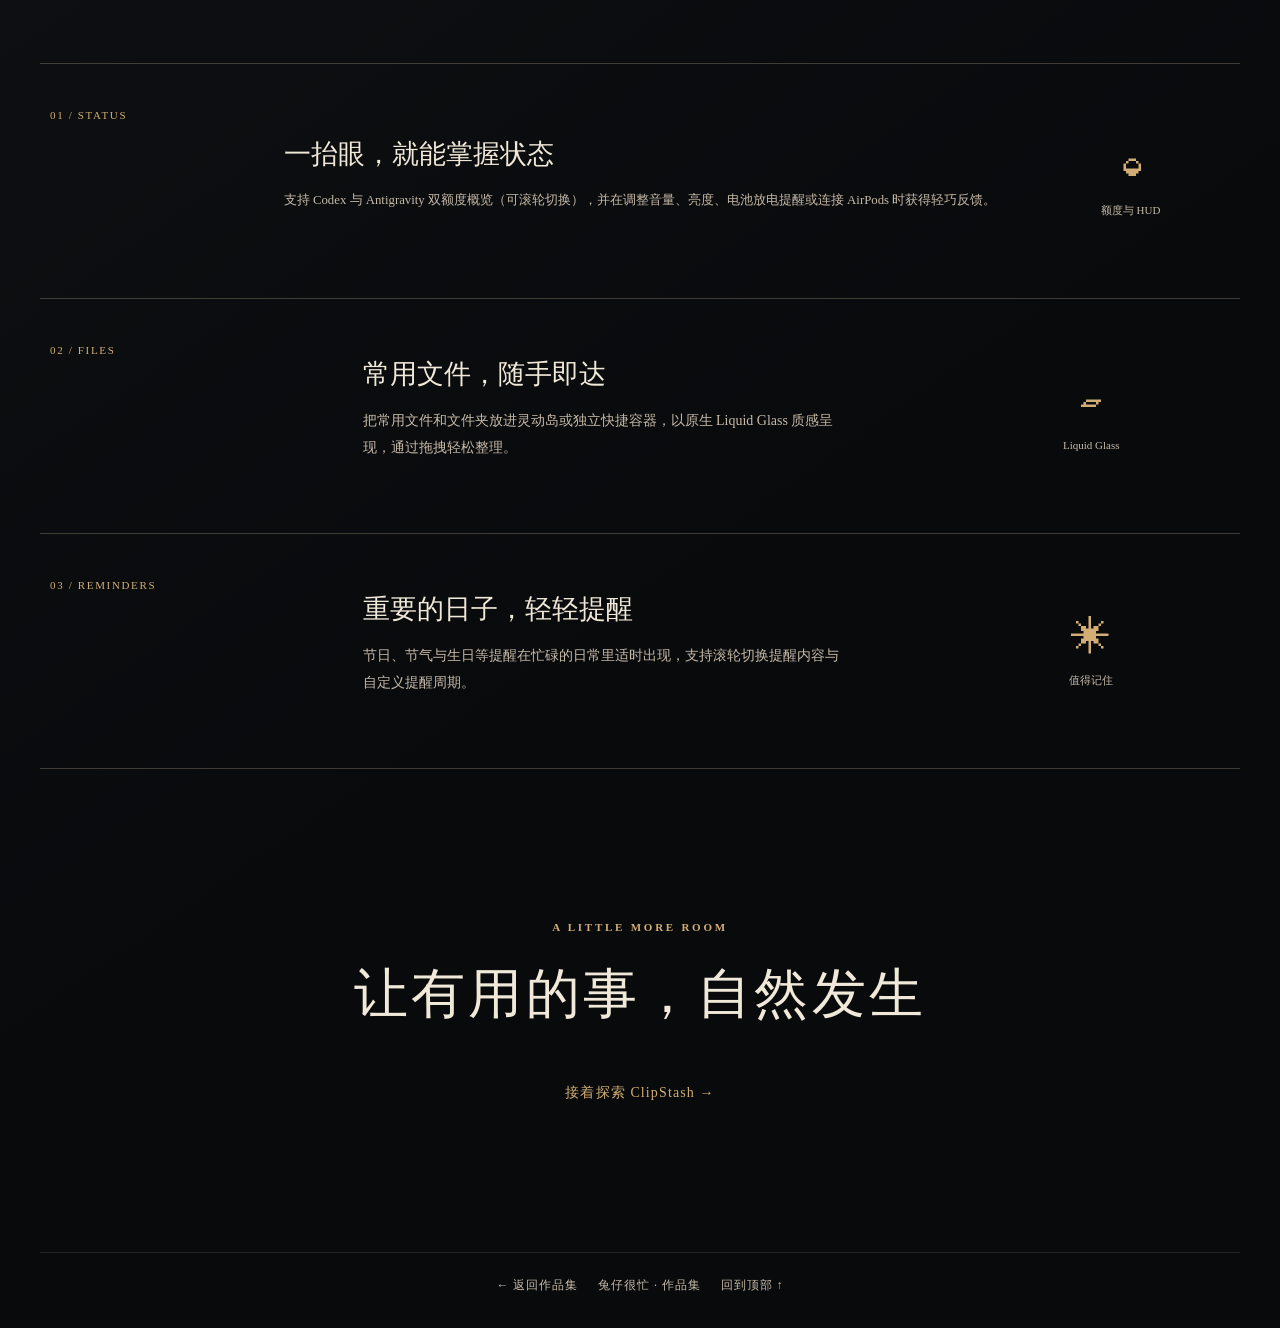
<file: notch.html>
<!doctype html>
<html lang="zh-CN">
<head>
  <meta charset="utf-8">
  <meta name="viewport" content="width=device-width,initial-scale=1">
  <meta name="theme-color" content="#0b0c0e">
  <title>Notch · 兔仔很忙</title>
  <link rel="icon" href="assets/favicon.svg">
  <link rel="stylesheet" href="style.css">
  <link rel="stylesheet" href="product.css?v=20261127-update">
  <script src="product.js?v=20261127-update" defer></script>
</head>
<body>
  <div class="site-shell">
    <header class="site-header">
      <a class="brand" href="index.html">兔仔很忙</a>
      <nav aria-label="页面导航">
        <a href="index.html#works">所有作品</a>
        <a href="clipstash.html">ClipStash ↗</a>
      </nav>
    </header>
    <main>
      <section class="product-hero" id="top">
        <p class="eyebrow">NOTCH / A LITTLE SPACE FOR MORE</p>
        <h1>让刘海，<span>变成你的效率空间</span></h1>
        <p>状态、提醒与常用文件，在屏幕顶部轻巧呈现。<br>需要时展开，完成后自然收起。</p>
        <a class="text-link" href="#experience">向下探索 <span>↓</span></a>
      </section>

      <section class="stage" id="experience" aria-label="Notch 交互展示">
        <div class="stage-top">
          <span>NOTCH</span>
          <span>INTERACTIVE PREVIEW / 网页演示</span>
        </div>
        <div class="notch-scene">
          <div class="mock-menubar" aria-hidden="true">
            <div>● &nbsp; Finder &nbsp; 文件 &nbsp; 编辑</div>
            <div>⌁ &nbsp; ◉ &nbsp; ▰ &nbsp; 09:41</div>
          </div>
          <div class="desktop-clock">
            <small>MONDAY</small>
            <strong>09:41</strong>
            <span>让桌面，保持从容。</span>
          </div>
          <div class="actual-island" id="actual-island">
            <div class="quota-side left" id="quota-left">
              <b>5h</b><span>12月1日, 14:00</span><span>2小时30分钟</span><strong>80%</strong>
            </div>
            <button id="notch-trigger" aria-expanded="false" aria-label="展开或收起顶部演示">
              <span class="island-camera"></span>
            </button>
            <div class="quota-side right" id="quota-right">
              <b>week</b><span>12月5日, 09:00</span><span>3天</span><strong>45%</strong>
            </div>
            <div class="calendar-side calendar-left" aria-hidden="true"></div>
            <div class="calendar-side calendar-right" aria-hidden="true"></div>
            <div class="shelf-items">
              <div class="shelf-tile">
                <svg class="folder-icon" viewBox="0 0 64 52" aria-hidden="true">
                  <defs><linearGradient id="folder-front-1" x2="0" y2="1"><stop stop-color="#71cff4"/><stop offset="1" stop-color="#39a9dd"/></linearGradient></defs>
                  <path d="M3 11V7c0-3 2-5 5-5h15l5 5h28c3 0 5 2 5 5v32c0 4-2 6-6 6H9c-4 0-6-2-6-6z" fill="#398fbd"/>
                  <path d="M3 13c0-3 2-5 5-5h48c3 0 5 2 5 5v31c0 4-2 6-6 6H9c-4 0-6-2-6-6z" fill="url(#folder-front-1)"/>
                  <path d="M4 14h56" stroke="#a3e3f7" opacity=".55"/>
                </svg>
                <small>文稿</small>
              </div>
              <div class="shelf-tile">
                <svg class="folder-icon" viewBox="0 0 64 52" aria-hidden="true">
                  <defs><linearGradient id="folder-front-2" x2="0" y2="1"><stop stop-color="#71cff4"/><stop offset="1" stop-color="#39a9dd"/></linearGradient></defs>
                  <path d="M3 11V7c0-3 2-5 5-5h15l5 5h28c3 0 5 2 5 5v32c0 4-2 6-6 6H9c-4 0-6-2-6-6z" fill="#398fbd"/>
                  <path d="M3 13c0-3 2-5 5-5h48c3 0 5 2 5 5v31c0 4-2 6-6 6H9c-4 0-6-2-6-6z" fill="url(#folder-front-2)"/>
                  <path d="M4 14h56" stroke="#a3e3f7" opacity=".55"/>
                </svg>
                <small>项目资料</small>
              </div>
              <div class="shelf-tile">
                <svg class="folder-icon" viewBox="0 0 64 52" aria-hidden="true">
                  <defs><linearGradient id="folder-front-3" x2="0" y2="1"><stop stop-color="#71cff4"/><stop offset="1" stop-color="#39a9dd"/></linearGradient></defs>
                  <path d="M3 11V7c0-3 2-5 5-5h15l5 5h28c3 0 5 2 5 5v32c0 4-2 6-6 6H9c-4 0-6-2-6-6z" fill="#398fbd"/>
                  <path d="M3 13c0-3 2-5 5-5h48c3 0 5 2 5 5v31c0 4-2 6-6 6H9c-4 0-6-2-6-6z" fill="url(#folder-front-3)"/>
                  <path d="M4 14h56" stroke="#a3e3f7" opacity=".55"/>
                </svg>
                <small>Downloads</small>
              </div>
              <div class="shelf-tile">
                <svg class="file-icon" viewBox="0 0 44 54" aria-hidden="true">
                  <path fill="#efefec" d="M3 1h26l12 12v38H3z"/>
                  <path fill="#c8c8c5" d="M29 1v12h12z"/>
                  <path d="M8 20h27M8 24h27M8 28h27M8 32h27M8 36h24M8 40h27" stroke="#b2b2af" stroke-width="1.2"/>
                </svg>
                <small>工作笔记</small>
              </div>
              <div class="shelf-tile">
                <svg class="air-icon" viewBox="0 0 64 64" aria-hidden="true">
                  <g fill="none" stroke="currentColor" stroke-width="5" stroke-linecap="round">
                    <path d="M12 48C1 37 1 23 12 12M52 48c11-11 11-25 0-36M21 42c-7-7-7-17 0-24M43 42c7-7 7-17 0-24M32 34v20"/>
                    <circle cx="32" cy="27" r="3" fill="currentColor"/>
                  </g>
                </svg>
                <small>隔空投送</small>
              </div>
            </div>
          </div>
        </div>
        <div class="stage-bottom">
          <span>点击顶部区域展开 · 额度模式支持滚轮切换 · 演示内容，不连接真实数据</span>
          <div class="demo-tabs" aria-label="切换展示">
            <button class="active" data-mode="quota" aria-pressed="true">Codex 额度</button>
            <button data-mode="antigravity" aria-pressed="false">Antigravity</button>
            <button data-mode="hud" aria-pressed="false">系统 HUD</button>
            <button data-mode="attached" aria-pressed="false">灵动岛容器</button>
            <button data-mode="floating" aria-pressed="false">独立容器</button>
            <button data-mode="solar" aria-pressed="false">节气</button>
            <button data-mode="birthday" aria-pressed="false">生日</button>
            <button data-mode="holiday" aria-pressed="false">节日</button>
          </div>
        </div>
      </section>

      <section class="intro-section">
        <p class="eyebrow">A QUIETER WAY TO WORK</p>
        <h2>重要的事，在刚好的地方出现</h2>
        <p class="single-line-desktop">不必为每一条信息切换窗口。Notch 将常看的 AI 额度、系统状态与随手要用的文件，收进屏幕顶部的一小片空间。</p>
      </section>

      <section class="feature-list">
        <article class="wide-copy">
          <span>01 / STATUS</span>
          <div>
            <h3>一抬眼，就能掌握状态</h3>
            <p class="single-line-desktop">支持 Codex 与 Antigravity 双额度概览（可滚轮切换），并在调整音量、亮度、电池放电提醒或连接 AirPods 时获得轻巧反馈。</p>
          </div>
          <div class="feature-symbol">◒ <small>额度与 HUD</small></div>
        </article>
        <article>
          <span>02 / FILES</span>
          <div>
            <h3>常用文件，随手即达</h3>
            <p>把常用文件和文件夹放进灵动岛或独立快捷容器，以原生 Liquid Glass 质感呈现，通过拖拽轻松整理。</p>
          </div>
          <div class="feature-symbol">▱ <small>Liquid Glass</small></div>
        </article>
        <article>
          <span>03 / REMINDERS</span>
          <div>
            <h3>重要的日子，轻轻提醒</h3>
            <p>节日、节气与生日等提醒在忙碌的日常里适时出现，支持滚轮切换提醒内容与自定义提醒周期。</p>
          </div>
          <div class="feature-symbol">✳ <small>值得记住</small></div>
        </article>
      </section>

      <section class="closing">
        <p class="eyebrow">A LITTLE MORE ROOM</p>
        <h2>让有用的事，自然发生</h2>
        <a class="text-link" href="clipstash.html">接着探索 ClipStash →</a>
      </section>
    </main>
    <footer class="site-footer">
      <a href="index.html">← 返回作品集</a>
      <span>兔仔很忙 · 作品集</span>
      <a href="#top">回到顶部 ↑</a>
    </footer>
  </div>
</body>
</html>
</file>
<file: style.css>
:root {
  color-scheme: dark;
  --ink: #f0e8d8;
  --muted: #c6baa8;
  --gold: #d2ae74;
  --line: rgba(234, 214, 179, .24);
  --surface: #131417;
  --display: "Songti SC", "Noto Serif CJK SC", "STSong", serif;
  --body: "Songti SC", "Noto Serif CJK SC", "STSong", serif;
}
* { box-sizing: border-box; }
html { scroll-behavior: smooth; }
body {
  margin: 0;
  color: var(--ink);
  background: radial-gradient(ellipse 70% 450px at 50% 0%, rgba(136, 104, 58, .17), transparent 72%), linear-gradient(145deg, #131619, #090a0c 70%);
  font-family: var(--body);
  -webkit-font-smoothing: antialiased;
}
a { color: inherit; text-decoration: none; }
button { font: inherit; }
a:focus-visible, button:focus-visible { outline: 2px solid var(--gold); outline-offset: 5px; }
.skip-link { position: fixed; z-index: 2; top: -6rem; left: 1rem; padding: .8rem 1rem; background: var(--gold); color: #14100b; }
.skip-link:focus { top: 1rem; }
.site-shell { width: min(1320px, calc(100% - 80px)); margin: 0 auto; }
.site-header { min-height: 72px; display: flex; align-items: center; justify-content: space-between; gap: 24px; border-bottom: 1px solid rgba(234, 214, 179, .12); }
.brand { font-size: 15px; letter-spacing: .13em; white-space: nowrap; }
.site-header nav { display: flex; gap: 34px; font-size: 13px; color: var(--muted); letter-spacing: .08em; }
.site-header nav a:hover, .brand:hover, .site-footer a:hover { color: var(--gold); }
.hero { padding: clamp(62px, 7vw, 104px) 0 50px; text-align: center; }
.eyebrow, .work-label, .connect-label { margin: 0; color: var(--gold); font-size: 11px; font-weight: 600; letter-spacing: .25em; line-height: 1.5; }
.hero h1 { margin: 22px 0 0; font-family: var(--display); font-size: clamp(38px, 5.5vw, 72px); font-weight: 400; letter-spacing: .1em; line-height: 1.35; text-wrap: balance; }
.hero h1 span { white-space: nowrap; }
.hero-intro { margin: 23px auto 0; color: var(--muted); font-size: 15px; line-height: 1.9; letter-spacing: .06em; text-wrap: pretty; }
.works, .connect { scroll-margin-top: 25px; }
.work-list { display: grid; grid-template-columns: repeat(3, minmax(0, 1fr)); gap: 20px; }
.work-card { position: relative; display: flex; min-width: 0; flex-direction: column; padding: clamp(25px, 2.7vw, 39px); border: 1px solid var(--line); border-radius: 3px; background: var(--surface); transition: border-color .24s ease-out, background-color .24s ease-out, transform .24s ease-out; }
.work-card:hover, .work-card:focus-within { border-color: rgba(210, 174, 116, .7); background: #19191b; transform: translateY(-3px); }
.work-copy { flex: 1; }
.work-card h2 { margin: 22px 0 13px; font-family: var(--display); font-weight: 400; font-size: clamp(27px, 3vw, 39px); letter-spacing: .06em; line-height: 1.35; text-wrap: balance; }
.voice h2 { font-family: Georgia, var(--display); letter-spacing: .01em; }
.work-description, .connect-description { color: var(--muted); font-size: 15px; line-height: 1.85; text-wrap: pretty; }
.work-description { margin: 0; min-height: 5.55em; }
.work-visual { margin-top: 24px; overflow: hidden; aspect-ratio: 1.95; background: #090a0c; border: 1px solid rgba(234, 214, 179, .12); }
.work-visual img { width: 100%; height: 100%; display: block; object-fit: cover; transition: transform .35s ease-out; }
.work-card:hover .work-visual img { transform: scale(1.025); }
.work-link { align-self: flex-start; margin-top: 26px; font-size: 14px; letter-spacing: .08em; line-height: 1.5; }
.work-link span { display: inline-block; padding-left: 5px; transition: transform .2s ease-out; }
.work-link:hover { color: var(--gold); }
.work-link:hover span { transform: translateX(5px); }
.connect { padding: 110px 0 95px; }
.connect-heading { text-align: center; margin-bottom: 35px; }
.connect-heading h2 { margin: 0; font-size: 31px; font-weight: 400; letter-spacing: .1em; }
.connect-heading p { color: var(--muted); font-size: 14px; letter-spacing: .05em; line-height: 1.8; }
.connect-grid { display: grid; grid-template-columns: repeat(2, minmax(0, 1fr)); gap: 20px; }
.connect-card { display: flex; justify-content: space-between; align-items: center; gap: 26px; padding: 32px; border: 1px solid var(--line); border-radius: 3px; background: var(--surface); }
.connect-card h3 { margin: 17px 0 10px; font-size: 26px; font-weight: 400; letter-spacing: .07em; }
.connect-description { margin: 0; font-size: 14px; }
.qr-code { flex: none; width: 144px; height: 144px; object-fit: contain; background: #fff; padding: 4px; }
.reading { align-items: flex-start; flex-direction: column; gap: 24px; }
.share-box { display: flex; flex-wrap: wrap; align-items: center; gap: 12px 16px; }
.share-box code { color: var(--ink); font-family: var(--body); font-size: 13px; line-height: 1.6; overflow-wrap: anywhere; }
.share-box button { border: 1px solid rgba(210, 174, 116, .7); background: transparent; color: var(--ink); padding: 10px 14px; cursor: pointer; font-size: 13px; }
.share-box button:hover { background: var(--gold); color: #17130e; }
.copy-status { flex-basis: 100%; min-height: 1.3em; color: var(--gold); font-size: 13px; }
.site-footer { display: flex; justify-content: center; flex-wrap: wrap; gap: 20px; padding: 24px 0 34px; border-top: 1px solid rgba(234, 214, 179, .12); color: var(--muted); font-size: 12px; letter-spacing: .08em; }
.site-footer .personal-site-link { flex: 0 0 100%; color: var(--gold); text-align: center; font-size: 13px; line-height: 1.8; text-wrap: balance; }
.site-footer .personal-site-link:hover { color: var(--ink); }
@media (max-width: 900px) {
  .site-shell { width: min(740px, calc(100% - 48px)); }
  .work-list { grid-template-columns: repeat(2, minmax(0, 1fr)); }
  .work-card:last-child { grid-column: 1 / -1; }
  .voice { display: grid; grid-template-columns: 1fr 1fr; column-gap: 30px; }
  .voice .work-visual { grid-column: 2; grid-row: 1 / 3; margin-top: 0; align-self: center; }
  .voice .work-link { grid-column: 1; }
}
@media (max-width: 600px) {
  .site-shell { width: calc(100% - 36px); }
  .site-header { min-height: 64px; }
  .site-header nav { gap: 19px; font-size: 12px; }
  .hero { padding: 67px 0 36px; }
  .hero h1 { font-size: clamp(32px, 8vw, 46px); letter-spacing: .05em; }
  .hero-intro { font-size: 14px; }
  .work-list, .connect-grid { grid-template-columns: 1fr; gap: 14px; }
  .work-card:last-child { grid-column: auto; }
  .work-card, .voice { display: flex; padding: 27px; }
  .work-card h2 { font-size: 31px; margin-top: 19px; }
  .work-description { min-height: 0; }
  .work-visual, .voice .work-visual { width: 100%; margin-top: 24px; }
  .connect { padding: 78px 0 64px; }
  .connect-card { padding: 26px; }
  .qr-code { width: 120px; height: 120px; }
}
@media (max-width: 360px) {
  .hero h1 { font-size: 30px; }
  .connect-card { gap: 14px; padding: 22px; }
  .qr-code { width: 104px; height: 104px; }
}
@media (prefers-reduced-motion: reduce) {
  html { scroll-behavior: auto; }
  *, *::before, *::after { transition-duration: .01ms !important; animation-duration: .01ms !important; }
}

/* Extend the existing link over its card without changing the reference layout. */
.work-link::after { content: ""; position: absolute; inset: 0; }
.work-card:hover .work-link, .work-card:focus-within .work-link { color: var(--gold); }

/* Product introductions */
.tools-section { padding-top: 112px; }
.tools-heading { text-align:center; margin-bottom:36px; }
.tools-heading h2 { font-size:clamp(30px,4vw,45px); font-weight:400; letter-spacing:.1em; margin:18px 0 12px; }
.tools-heading > p:last-child { color:var(--muted); font-size:14px; }
.tools-grid { display:grid; grid-template-columns:1fr 1fr; gap:20px; }
.tool-entry { min-height:325px; border:1px solid var(--line); background:#131417; padding:38px; display:grid; grid-template-columns:1fr 1fr; overflow:hidden; transition:border-color .25s,transform .25s; }
.tool-entry:hover { border-color:var(--gold); transform:translateY(-3px); }
.tool-entry h3 { font-size:30px; font-weight:400; line-height:1.4; margin:22px 0 12px; }
.tool-entry p:not(.work-label) { color:var(--muted); line-height:1.8; font-size:14px; }
.tool-entry span { display:block; color:var(--gold); font-size:13px; margin-top:28px; }
.entry-art { position:relative; align-self:stretch; display:grid; place-items:center; }
.entry-art:before { content:''; position:absolute; width:210px; height:210px; border-radius:50%; background:radial-gradient(circle,rgba(185,145,88,.17),transparent 70%); }
.entry-island,.entry-clip { z-index:1; background:#050505; border:1px solid #474039; box-shadow:0 20px 40px #0008; }
.entry-island { width:180px; border-radius:0 0 24px 24px; padding:25px; display:flex; gap:16px; align-items:center; justify-content:center; color:var(--gold); }
.entry-island i { width:7px; height:7px; border-radius:50%; background:#90b7a0; }
.entry-clip { width:200px; padding:20px; border-radius:10px; transform:rotate(-4deg); }
.entry-clip small,.entry-clip b,.entry-clip em { display:block; font-style:normal; }.entry-clip small,.entry-clip em { color:#a99b88; font-size:11px; }.entry-clip b { font-size:14px; margin:20px 0; font-weight:400; }
@media(max-width:700px){.tools-grid{grid-template-columns:1fr}.tool-entry{padding:28px;min-height:260px}.tools-section{padding-top:80px}.entry-island{width:145px}.entry-clip{width:150px}.tool-entry h3{font-size:26px}}
.entry-type { font: 130px Georgia,serif; color:rgba(210,174,116,.4); line-height:1; }.entry-type span { z-index:1; position:absolute; bottom:10%; right:10%; font:11px Georgia,serif; letter-spacing:.2em; color:var(--gold); }
/* Portfolio groups */
.catalog-heading { text-align:center; margin:0 0 35px; }.catalog-heading h2 { font-weight:400; font-size:clamp(29px,3.2vw,39px); letter-spacing:.1em; margin:16px 0 12px; }.catalog-heading>p:last-child { color:var(--muted); font-size:14px; line-height:1.8; }.genealogy-heading { margin-top:110px; }
.work-card h3 { margin:22px 0 13px; font-family:var(--display); font-weight:400; font-size:clamp(25px,2.6vw,34px); letter-spacing:.04em; line-height:1.35; }.catalog-tools h3 { font-family:Georgia,var(--display); letter-spacing:0; overflow-wrap:anywhere; }.catalog-genealogy { grid-template-columns:repeat(2,minmax(0,1fr)); }.catalog-genealogy .work-description { min-height:0; }.catalog-art { display:grid; place-items:center; background:radial-gradient(circle at 50% 70%,#68543b50,transparent 65%),#0d0e10; }.catalog-art span { font:clamp(70px,8vw,115px) Georgia,serif; color:#d2ae7470; transition:transform .35s; }.work-card:hover .catalog-art span { transform:scale(1.04); }
@media(max-width:900px){.catalog-tools .voice { display:flex; }.catalog-tools .voice .work-visual { margin-top:24px; }.catalog-tools .work-card:last-child { grid-column:1/-1; }.catalog-genealogy .work-card:last-child { grid-column:auto; }}
@media(max-width:600px){.catalog-genealogy{grid-template-columns:1fr}.catalog-tools .work-card:last-child{grid-column:auto}.genealogy-heading{margin-top:78px}.work-card h3{font-size:29px;margin-top:19px}.catalog-art span{font-size:90px}}
</file>
<file: product.css>
.product-hero { text-align:center; padding:clamp(90px,11vw,150px) 0 75px; }
.product-hero h1,.intro-section h2,.closing h2 { font-weight:400; letter-spacing:.06em; line-height:1.38; text-wrap:balance; }
.product-hero h1 { font-size:clamp(42px,6vw,76px); margin:25px 0; }.product-hero h1 span { color:#d8c6a9; }
.product-hero>p:not(.eyebrow),.intro-section>p:last-child { color:var(--muted); line-height:2; font-size:15px; }
.text-link { display:inline-block; color:var(--gold); font-size:14px; letter-spacing:.08em; margin-top:30px; }.text-link:hover { color:var(--ink); }.text-link span { padding-left:8px; }
.stage { border:1px solid var(--line); background:#111214; overflow:hidden; }.stage-top,.stage-bottom { display:flex; justify-content:space-between; align-items:center; gap:15px; padding:20px 26px; color:#a99c89; font-size:10px; letter-spacing:.15em; }.stage-top { border-bottom:1px solid #ffffff12; }.stage-bottom { border-top:1px solid #ffffff12; font-size:12px; letter-spacing:.04em; }
.notch-scene { height:500px; position:relative; overflow:hidden; background:radial-gradient(ellipse at 50% 110%,#9c7850 0%,#4a4037 30%,#22252a 65%,#16191c 100%); }.notch-scene:after { content:''; position:absolute; inset:0; background:linear-gradient(120deg,transparent 45%,#ffffff08 46%,transparent 65%); pointer-events:none; }
.desktop-clock { position:absolute; top:35%; width:100%; text-align:center; color:#f6eddd; opacity:.8; }.desktop-clock small,.desktop-clock strong,.desktop-clock span { display:block; }.desktop-clock small { font-family:Georgia,serif; letter-spacing:.3em; font-size:10px; }.desktop-clock strong { font:400 clamp(60px,9vw,110px) Georgia,serif; letter-spacing:-.04em; }.desktop-clock span { font-size:12px; letter-spacing:.2em; }
.island { position:absolute; z-index:1; top:0; left:50%; transform:translateX(-50%); width:240px; max-height:43px; background:#050505; color:#eee; border-radius:0 0 20px 20px; overflow:hidden; transition:width .55s cubic-bezier(.2,.8,.2,1),max-height .55s cubic-bezier(.2,.8,.2,1),border-radius .5s; box-shadow:0 14px 40px #0007; }.island.open { width:min(370px,90%); max-height:250px; border-radius:0 0 30px 30px; }.island-trigger { display:flex; align-items:center; justify-content:space-between; width:100%; border:0; background:transparent; color:#eee; cursor:pointer; padding:14px 21px; font-size:11px; }.island-dot,.live-dot { color:#b8d8b2; }.island-dot { width:6px; height:6px; border-radius:50%; background:#b8d8b2; }.island-content { padding:8px 24px 25px; font:12px -apple-system,BlinkMacSystemFont,sans-serif; }.island-heading { display:flex; justify-content:space-between; font-size:14px; font-weight:600; }.island-content p { color:#aaa; display:flex; justify-content:space-between; margin:18px 0 7px; }.island-content b { color:#eee; }.meter { height:4px; background:#333; border-radius:5px; }.meter i { display:block; width:72%; height:100%; background:#d2ae74; border-radius:5px; }.meter.second i { width:45%; }
.demo-tabs { display:flex; gap:6px; }.demo-tabs button { color:#c6baa8; border:1px solid transparent; background:none; padding:7px 12px; cursor:pointer; }.demo-tabs button.active { color:#f0e8d8; border-color:#806c50; }
.intro-section { text-align:center; max-width:650px; margin:0 auto; padding:145px 0 125px; }.intro-section h2,.closing h2 { font-size:clamp(35px,4.2vw,55px); margin:22px 0; }.feature-list { border-top:1px solid var(--line); }.feature-list article { min-height:235px; display:grid; grid-template-columns:1fr 2fr 1fr; align-items:center; gap:35px; border-bottom:1px solid var(--line); padding:45px 10px; }.feature-list article>span { color:var(--gold); font:11px Georgia,serif; letter-spacing:.15em; align-self:start; }.feature-list h3 { font-size:27px; font-weight:400; margin:0 0 16px; }.feature-list p { color:var(--muted); font-size:14px; line-height:1.9; max-width:480px; }.feature-symbol { justify-self:center; text-align:center; color:var(--gold); font:40px Georgia,serif; }.feature-symbol small { display:block; font:11px var(--body); color:var(--muted); margin-top:12px; }.closing { text-align:center; padding:150px 0; }
.clip-scene { height:500px; position:relative; display:flex; align-items:center; justify-content:center; gap:35px; background:radial-gradient(ellipse at 45% 110%,#79634b,#25272a 50%,#17191b); }.clipboard-window { width:min(540px,65%); background:#202020; border:1px solid #ffffff28; border-radius:12px; box-shadow:0 30px 80px #0008; font-family:-apple-system,BlinkMacSystemFont,sans-serif; }.window-head { display:flex; justify-content:space-between; align-items:center; padding:15px; border-bottom:1px solid #ffffff12; color:#aaa; font-size:12px; }.window-head i { display:inline-block; width:8px; height:8px; background:#796c61; border-radius:50%; margin-right:5px; }.clip-window-body { display:grid; grid-template-columns:150px 1fr; min-height:275px; }.clip-window-body aside { background:#ffffff08; display:flex; flex-direction:column; gap:18px; padding:22px 16px; color:#aaa; font-size:11px; }.clip-window-body aside b { color:#ddd; }.clip-items { padding:22px; }.items-heading { display:flex; justify-content:space-between; align-items:center; margin-bottom:15px; font-size:14px; }.items-heading small { font-size:10px; color:#999; }.clip-item { display:flex; align-items:center; gap:12px; width:100%; color:#eee; text-align:left; border:1px solid transparent; border-radius:7px; background:transparent; padding:11px; cursor:pointer; }.clip-item.active { background:#ffffff0e; border-color:#ffffff18; }.clip-item span:nth-child(2) { flex:1; }.clip-item b,.clip-item small { display:block; }.clip-item b { font-size:12px; font-weight:500; }.clip-item small { color:#999; margin-top:5px; font-size:10px; }.clip-item em { color:#a99b88; font-style:normal; }.item-icon { display:grid; place-items:center; width:34px; height:34px; border-radius:6px; background:#665b4d; color:#f0e8d8; }.clip-note { border-left:1px solid #b39a78; padding-left:20px; min-width:175px; }.clip-note span,.clip-note small { font-size:10px; letter-spacing:.12em; color:#c6baa8; }.clip-note p { font-size:19px; }
@media(max-width:700px){.product-hero{padding:90px 0 55px}.product-hero h1{font-size:38px}.product-hero>p:not(.eyebrow){font-size:13px}.notch-scene,.clip-scene{height:380px}.stage-top,.stage-bottom{padding:16px;font-size:10px}.stage-bottom{flex-wrap:wrap}.intro-section{padding:100px 0 80px}.feature-list article{grid-template-columns:1fr auto;gap:20px;min-height:0;padding:32px 0}.feature-list article>span{grid-column:1/-1}.feature-list h3{font-size:23px}.feature-symbol{font-size:30px}.closing{padding:100px 0}.clip-scene{padding:18px;display:block}.clipboard-window{width:100%;margin-top:25px}.clip-window-body{grid-template-columns:90px 1fr;min-height:240px}.clip-window-body aside{padding:20px 9px;font-size:10px}.clip-items{padding:14px}.items-heading small{display:none}.clip-note{margin:20px 0 0 8px}.clip-note p{margin:5px 0;font-size:15px}.clip-note small{display:none}}
.feature-explorer { border-top:1px solid var(--line); border-bottom:1px solid var(--line); padding:36px 0 48px; }
.explorer-heading { display:flex; justify-content:space-between; align-items:end; gap:20px; padding-bottom:35px; }
.explorer-heading h2 { font-size:28px; font-weight:400; margin:15px 0 0; }.explorer-heading>p { color:var(--muted); font-size:12px; }
.explorer-body { display:grid; grid-template-columns:1fr 1.2fr; min-height:325px; border:1px solid var(--line); }
.explorer-tabs { display:flex; flex-direction:column; border-right:1px solid var(--line); }.explorer-tabs button { display:flex; gap:24px; align-items:center; flex:1; width:100%; padding:20px 24px; border:0; border-bottom:1px solid #ffffff13; background:transparent; color:var(--muted); text-align:left; cursor:pointer; }.explorer-tabs button:last-child { border-bottom:0; }.explorer-tabs button.active,.explorer-tabs button:hover { background:#d2ae7410; color:var(--ink); }.explorer-tabs button span { font:11px Georgia,serif; color:var(--gold); }.explorer-tabs button b { margin-left:auto; font-weight:400; }
.explorer-detail { padding:clamp(30px,5vw,70px); background:radial-gradient(circle at 90% 100%,#7f64451c,transparent 55%); }.explorer-detail span { font:11px Georgia,serif; letter-spacing:.18em; color:var(--gold); }.explorer-detail h3 { font-size:clamp(29px,3.3vw,44px); font-weight:400; line-height:1.45; margin:28px 0 16px; }.explorer-detail p { color:var(--muted); font-size:14px; line-height:1.9; max-width:390px; }
@media(max-width:700px){.explorer-heading{align-items:start;flex-direction:column}.explorer-body{grid-template-columns:1fr}.explorer-tabs{border-right:0;border-bottom:1px solid var(--line)}.explorer-tabs button{padding:15px 20px}.explorer-detail{min-height:240px}.explorer-detail h3{margin:20px 0 12px}}
.actual-island { position:absolute; z-index:2; top:0; left:50%; transform:translateX(-50%); height:33px; width:210px; border-radius:0 0 13px 13px; background:#050505; box-shadow:0 12px 35px #0007; overflow:hidden; display:flex; align-items:center; justify-content:center; transition:width .55s cubic-bezier(.2,.8,.2,1),height .55s cubic-bezier(.2,.8,.2,1),border-radius .4s; }
.actual-island.open { width:min(680px,94%); }.actual-island.shelf.open { width:min(480px,92%); height:112px; border-radius:0 0 24px 24px; background:#17191be8; border:1px solid #ffffff25; border-top:0; backdrop-filter:blur(15px); }
#notch-trigger { width:210px; height:33px; flex:none; background:#050505; color:white; border:0; cursor:pointer; align-self:flex-start; position:relative; z-index:2; }.island-camera { position:absolute; width:7px; height:7px; border-radius:50%; background:#1b1f24; top:10px; right:30px; }.quota-side { min-width:0; width:0; overflow:hidden; opacity:0; display:flex; justify-content:space-around; gap:8px; white-space:nowrap; color:#ddd; font:11px -apple-system,sans-serif; transition:opacity .25s .1s,width .5s; }.actual-island.open:not(.shelf) .quota-side { width:210px; opacity:1; }.quota-side.left b {color:#6aaaff}.quota-side.right b{color:#7fd59d}.shelf-items{position:absolute; top:38px; display:flex; gap:35px; opacity:0; transform:translateY(-12px); transition:opacity .25s,transform .4s; pointer-events:none}.actual-island.shelf.open .shelf-items{opacity:1;transform:translateY(0)}.shelf-items div{text-align:center}.shelf-items span,.shelf-items small{display:block}.shelf-items span{font-size:28px}.shelf-items small{color:#eee;font:11px -apple-system,sans-serif;margin-top:4px}
.real-clip-scene { min-height:540px; display:flex; align-items:center; justify-content:center; gap:55px; padding:35px 20px; background:radial-gradient(ellipse at 45% 110%,#79634b,#25272a 50%,#17191b); }.popover-demo{width:340px;height:480px;border:1px solid #ffffff35;border-radius:14px;background:#292929ec;box-shadow:0 25px 65px #0008;color:#eee;font:13px -apple-system,BlinkMacSystemFont,sans-serif;display:flex;flex-direction:column;overflow:hidden;backdrop-filter:blur(20px)}.popover-top{display:flex;align-items:center;gap:10px;padding:12px 14px 8px}.pop-tabs{display:flex;gap:18px;margin-right:auto}.pop-tabs button{color:#aaa;background:none;border:0;padding:0 0 7px;cursor:pointer}.pop-tabs button.selected{color:#fff;border-bottom:3px solid #eee;font-weight:600}.pin-count{font-size:10px;color:#aaa;white-space:nowrap}.clear-label{font-size:10px;color:#999;border:1px solid #ffffff28;border-radius:5px;padding:4px;white-space:nowrap}.pop-search{display:flex;gap:8px;padding:0 14px 8px}.pop-search input,.pop-search select{height:30px;min-width:0;color:#eee;background:#ffffff08;border:1px solid #ffffff25;border-radius:8px;padding:0 10px;font:12px -apple-system,sans-serif}.pop-search input{flex:1}.pop-search select{width:75px}.pop-list{flex:1;padding:0 6px}.pop-row{display:flex;align-items:center;height:36px;padding:0 8px;border-radius:8px;gap:8px}.pop-row:hover{background:#ffffff12}.pop-number{color:#999;width:14px;text-align:center;font-size:11px}.pop-name{flex:1}.pop-star{border:0;background:transparent;color:#e5c16f;font-size:17px;cursor:pointer}.pop-empty{color:#aaa;text-align:center;margin:100px 0}.pop-footer{border-top:1px solid #ffffff20;padding:10px 14px;display:flex;justify-content:space-between;color:#aaa;font-size:11px}.pop-hint{color:#d0c3af;font-size:13px;line-height:2;letter-spacing:.06em}
@media(max-width:700px){.actual-island.open:not(.shelf) .quota-side{width:90px;font-size:9px;gap:3px}.actual-island.open:not(.shelf){width:95%}#notch-trigger{width:120px}.real-clip-scene{display:flex;flex-direction:column;gap:15px;padding:25px 12px}.popover-demo{width:min(340px,100%);height:400px}.pop-hint{text-align:center;font-size:11px;margin:0}.popover-top{gap:5px}.pop-tabs{gap:10px}}
/* The three display states follow the supplied Notch screenshots. */
.mock-menubar { height:34px; background:#98c9f1; color:#10151b; display:flex; justify-content:space-between; align-items:center; padding:0 18px; font:600 12px -apple-system,BlinkMacSystemFont,sans-serif; white-space:nowrap; overflow:hidden; }
.actual-island { height:34px; box-shadow:none; }
.actual-island.open:not(.shelf) { width:min(980px,96%); }
.actual-island.open:not(.shelf) .quota-side { width:calc((100% - 210px)/2); justify-content:center; gap:8px; font-size:11px; }
.quota-side strong { color:#28d55a; }.quota-side.right strong { color:#ff444b; }
.actual-island.shelf.open { width:min(680px,92%); height:150px; background:#050505; border:0; border-radius:0 0 29px 29px; }
.actual-island.shelf.open #notch-trigger { background:transparent; }
.actual-island.shelf.open .shelf-items { width:100%; top:63px; padding:0 30px; justify-content:space-around; gap:10px; }
.shelf-tile { display:flex; flex-direction:column; align-items:center; justify-content:flex-end; width:90px; min-width:0; gap:8px; }
.shelf-tile svg { width:42px; height:35px; overflow:visible; filter:drop-shadow(0 2px 1px #0008); }.shelf-tile .file-icon { width:29px; }.shelf-tile .air-icon { width:41px; color:#f7f7f7; }
.shelf-items .shelf-tile small { max-width:100%; overflow:hidden; text-overflow:ellipsis; white-space:nowrap; color:#fff; font:600 12px -apple-system,BlinkMacSystemFont,sans-serif; margin:0; }
.actual-island.shelf.floating.open { top:47px; height:130px; border:1px solid #ffffff69; border-radius:24px; background:linear-gradient(145deg,#4e5256d9,#25282ad9); box-shadow:inset 0 1px 3px #ffffff5c,0 12px 25px #0008; backdrop-filter:blur(20px); }
.actual-island.shelf.floating.open #notch-trigger { position:absolute; top:0; left:0; width:100%; height:100%; }
.actual-island.shelf.floating.open .shelf-items { top:27px; }
@media(max-width:700px){.mock-menubar{font-size:9px;padding:0 9px}.mock-menubar>div:first-child{max-width:38%;overflow:hidden}.actual-island.open:not(.shelf) .quota-side{width:calc((100% - 90px)/2);font-size:8px;gap:4px;justify-content:center}.quota-side span:nth-of-type(1){display:none}#notch-trigger{width:90px}.actual-island.shelf.open{height:119px}.actual-island.shelf.open .shelf-items{top:52px;padding:0 10px;gap:2px}.shelf-tile{width:56px;gap:5px}.shelf-tile svg{width:31px;height:27px}.shelf-tile .file-icon{width:22px}.shelf-tile .air-icon{width:31px}.shelf-items .shelf-tile small{font-size:9px}.actual-island.shelf.floating.open{height:105px}.actual-island.shelf.floating.open .shelf-items{top:24px}.demo-tabs{flex-wrap:wrap}}
.calendar-side { display:none; position:absolute; top:0; height:34px; align-items:center; opacity:0; color:#fff; font:600 12px -apple-system,BlinkMacSystemFont,sans-serif; white-space:nowrap; }
.actual-island.calendar.open { width:min(450px,94%); }
.actual-island.calendar.open .quota-side { display:none; }
.actual-island.calendar.open .calendar-side { display:flex; opacity:1; animation:calendar-enter .32s ease-out; }
.calendar-left { right:calc(50% + 105px); width:110px; justify-content:flex-end; padding-right:8px; color:#5cb0ff; }
.calendar-right { left:calc(50% + 105px); width:110px; justify-content:flex-start; padding-left:8px; }
@keyframes calendar-enter { from { opacity:0; transform:translateY(12px); } to { opacity:1; transform:translateY(0); } }
@media(max-width:700px){.actual-island.calendar.open{width:min(330px,96%)}.calendar-left{right:calc(50% + 45px);width:110px}.calendar-right{left:calc(50% + 45px);width:110px}.calendar-side{font-size:11px}}
@media(prefers-reduced-motion:reduce){.calendar-side{animation:none!important}}
.product-hero h1,.intro-section h2,.closing h2 { text-wrap:normal; }
.intro-section { max-width:none; }.intro-section > p:last-child { max-width:650px; margin-left:auto; margin-right:auto; }
.capture-feature { padding:10px 0 110px; }.capture-heading { display:flex; justify-content:space-between; align-items:end; gap:20px; padding-bottom:30px; }.capture-heading h2 { font-size:clamp(30px,3.5vw,44px); font-weight:400; margin:15px 0 0; }.capture-heading>p { font-size:13px; color:var(--muted); }
.capture-stage { background:radial-gradient(ellipse at 50% 50%,#423c34,#191b1d 75%); border:1px solid var(--line); padding:70px 30px 35px; overflow:hidden; }.capture-selection { position:relative; width:min(740px,90%); height:300px; margin:auto; border:2px solid #078cff; background:#101113; }.capture-size { position:absolute; bottom:100%; left:0; color:#fff; font:600 11px -apple-system,sans-serif; padding-bottom:7px; }.capture-content { height:100%; display:flex; flex-direction:column; justify-content:center; align-items:center; gap:20px; }.capture-content strong { font-size:clamp(25px,3.5vw,42px); font-weight:400; letter-spacing:.07em; }.capture-content>span { color:var(--muted); font-size:13px; }.capture-mark { color:var(--gold); font-size:25px; line-height:1; }.handle { position:absolute; background:#fff; width:9px; height:9px; border:2px solid #078cff; border-radius:50%; transform:translate(-50%,-50%); }.handle.h1{left:0;top:0}.handle.h2{left:50%;top:0}.handle.h3{left:100%;top:0}.handle.h4{left:0;top:50%}.handle.h5{left:100%;top:50%}.handle.h6{left:0;top:100%}.handle.h7{left:50%;top:100%}.handle.h8{left:100%;top:100%}
.capture-toolbar-wrap { width:min(740px,90%); margin:7px auto 0; overflow-x:auto; scrollbar-width:thin; }.capture-toolbar { width:max-content; min-width:100%; display:flex; align-items:center; gap:2px; border:1px solid #ffffff1a; border-radius:13px; background:#181c22f2; padding:6px; color:#ddd; font-family:-apple-system,BlinkMacSystemFont,sans-serif; }.capture-toolbar button,.capture-action { flex:none; display:grid; place-items:center; width:33px; height:33px; border:0; border-radius:8px; background:transparent; color:#ddd; font-size:20px; }.capture-toolbar button { cursor:pointer; }.capture-toolbar button:hover { background:#ffffff20; }.capture-toolbar button.selected { background:#0a84ff; color:white; }.capture-divider { width:1px; height:22px; background:#ffffff25; margin:0 4px; }.capture-action { color:#8a8d91; }.capture-action.cancel { color:#ef6060; }.capture-action.done { color:#59c878; }.capture-note { text-align:center; color:var(--muted); font-size:11px; margin:24px 0 0; }
@media(max-width:700px){.capture-heading{display:block}.capture-stage{padding:50px 12px 25px}.capture-selection{width:95%;height:220px}.capture-toolbar-wrap{width:95%}.capture-feature{padding-bottom:75px}.capture-content>span{font-size:11px}}
/* Screenshot toolbar follows ClipStash's compact dark macOS palette. */
.capture-toolbar-wrap { width:min(680px,90%); scrollbar-width:none; }.capture-toolbar-wrap::-webkit-scrollbar{display:none}
.capture-toolbar { min-width:0; width:max-content; height:46px; padding:0 9px; gap:2px; border-radius:13px; background:rgba(24,29,35,.94); box-shadow:0 4px 18px #0005; backdrop-filter:blur(18px); }
.capture-toolbar button,.capture-toolbar .capture-action { width:32px; height:32px; border-radius:9px; color:#d9dbde; }
.capture-toolbar button:hover,.capture-toolbar .capture-action:hover { background:#ffffff2e; }
.capture-toolbar svg { width:19px; height:19px; display:block; }.capture-toolbar .cancel{color:#ff453a}.capture-toolbar .done{color:#30d158}
.capture-tooltip { position:fixed; z-index:20; transform:translate(-50%,-100%); padding:5px 9px; border-radius:5px; background:rgba(31,32,32,.94); box-shadow:0 2px 8px #0006; color:#fff; font:600 11px -apple-system,BlinkMacSystemFont,sans-serif; white-space:nowrap; pointer-events:none; opacity:0; transition:opacity .12s; }.capture-tooltip.visible{opacity:1}
@media(max-width:700px){.capture-toolbar-wrap{width:95%}}
.capture-properties { color:var(--gold); font-size:12px; line-height:1.6; letter-spacing:.04em; text-align:center; max-width:90%; }

/* Keep the active tool blue, including while the pointer is over it. */
.capture-toolbar button.selected, .capture-toolbar button.selected:hover { background:#0a84ff; color:#fff; }
@media (min-width:901px) {
  .single-line-desktop { white-space:nowrap; }
  .intro-section > p.single-line-desktop { max-width:none; }
  .feature-list .wide-copy p.single-line-desktop { max-width:none; font-size:clamp(12px, 1vw, 14px); }
}
@media (min-width:701px) and (max-width:900px) {
  .single-line-desktop { white-space:nowrap; }
  .intro-section > p.single-line-desktop { max-width:none; font-size:14px; }
  .feature-list article { grid-template-columns:minmax(0,1fr) 65px; gap:20px; }
  .feature-list article > span { grid-column:1 / -1; }
  .feature-list .wide-copy p.single-line-desktop { max-width:none; font-size:12px; }
}

@media (min-width:901px) and (max-width:1200px) {
  .feature-list article { grid-template-columns:85px minmax(0,1fr) 100px; gap:20px; }
}
@media (max-width:700px) {
  .feature-list .feature-symbol { width:72px; text-align:center; }
}
.quota-side strong.ok { color:#28d55a; }
.actual-island.hud .quota-side.left b { color:#7fd59d; }
.actual-island.hud .quota-side.right b { color:#6aaaff; }
.actual-island.shelf.floating.open { border:1px solid #ffffff78; background:linear-gradient(145deg,#5a5f64d6,#232629d9); box-shadow:inset 0 1.5px 4px #ffffff6e,inset 0 -1px 2px #ffffff24,0 16px 32px #0009; }
.pop-search.is-hidden { display:none; }
.pop-tools { display:flex; flex-direction:column; gap:10px; padding:6px 8px; }
.pop-tool-card { display:flex; flex-direction:column; gap:6px; width:100%; padding:14px 14px; border:1px solid #ffffff1c; border-radius:10px; background:#ffffff0b; color:#eee; text-align:left; cursor:pointer; transition:border-color .2s,background-color .2s; }
.pop-tool-card:hover, .pop-tool-card.active { border-color:#d2ae7499; background:#ffffff14; }
.pop-tool-card strong { font-size:13px; font-weight:600; color:#f4ece0; }
.pop-tool-card small { font-size:11px; line-height:1.5; color:#b5aba0; }
@media (min-width:701px) {
  .capture-toolbar-wrap { width:min(740px,92%); }
}

/* ClipStash 演示区：固定面板与右侧提示文字占位，切换标签/工具卡片零跳动 */
.popover-demo { flex:none; }
.pop-hint { width:276px; flex:none; min-height:78px; margin:0; }
@media (max-width:700px) {
  .pop-hint { width:100%; max-width:340px; min-height:66px; }
}

/* ClipStash 内置工具专题入口（磁盘空间分析） */
.feature-inline-link { display:inline-block; margin-top:14px; color:var(--gold); font-size:13px; letter-spacing:.08em; transition:color .2s; }
.feature-inline-link:hover { color:var(--ink); }
.subtool-spotlight { margin-top:84px; padding:clamp(32px,4vw,54px); border:1px solid var(--line); border-radius:4px; background:radial-gradient(circle at 82% 50%,rgba(94,158,255,.09),transparent 48%),radial-gradient(circle at 18% 0%,rgba(210,174,116,.1),transparent 52%),#0e0f12; display:grid; grid-template-columns:minmax(0,1.3fr) minmax(220px,.75fr); align-items:center; gap:36px; transition:border-color .25s ease; }
.subtool-spotlight:hover { border-color:rgba(210,174,116,.55); }
.subtool-copy h2 { margin:18px 0 14px; font-size:clamp(28px,3.2vw,40px); font-weight:400; letter-spacing:.06em; line-height:1.35; }
.subtool-copy > p:not(.eyebrow) { margin:0; color:var(--muted); font-size:14.5px; line-height:1.95; max-width:520px; }
.subtool-copy .text-link { margin-top:24px; }
.subtool-visual { position:relative; display:grid; place-items:center; padding:18px; border:1px solid rgba(255,255,255,.09); border-radius:4px; background:#030405; overflow:hidden; transition:border-color .25s ease,transform .25s ease; }
.subtool-visual:hover { border-color:rgba(210,174,116,.55); transform:translateY(-2px); }
.mini-sunburst { width:min(210px,100%); height:auto; display:block; transition:transform .5s cubic-bezier(.22,1,.36,1); }
.subtool-visual:hover .mini-sunburst { transform:rotate(8deg) scale(1.03); }
.subtool-visual-tag { position:absolute; right:12px; bottom:10px; font:500 11px -apple-system,BlinkMacSystemFont,sans-serif; color:var(--gold); letter-spacing:.06em; }
@media (max-width:760px) {
  .subtool-spotlight { margin-top:56px; grid-template-columns:1fr; gap:26px; padding:26px; }
  .mini-sunburst { width:180px; }
}
</file>
<file: disk-analysis.css>
/* 磁盘空间分析专题页：融合作品集深色暖金骨架与 DaisyDisk / Apple 极简视觉 */

.disk-page {
  background:
    radial-gradient(ellipse 68% 420px at 50% 0%, rgba(154, 118, 68, 0.16), transparent 72%),
    radial-gradient(circle 420px at 50% 420px, rgba(84, 152, 255, 0.06), transparent 70%),
    linear-gradient(160deg, #111317, #08090b 68%);
}

.disk-hero {
  padding: clamp(82px, 10vw, 136px) 0 64px;
}

.disk-hero-sub {
  max-width: 680px;
  margin: 0 auto;
}

.disk-hero-actions {
  display: flex;
  justify-content: center;
  align-items: center;
  flex-wrap: wrap;
  gap: 28px;
  margin-top: 30px;
}

.disk-hero-actions .text-link {
  margin-top: 0;
}

.text-link.secondary {
  color: var(--muted);
}

.text-link.secondary:hover {
  color: var(--ink);
}

/* 交互舞台：纯黑 macOS 原生窗口质感 */
.disk-stage {
  border-color: rgba(234, 214, 179, 0.22);
  background: #050507;
  box-shadow: 0 32px 90px rgba(0, 0, 0, 0.65);
}

.disk-window {
  position: relative;
  background: #000;
  color: #f4f4f6;
  font-family: -apple-system, BlinkMacSystemFont, "SF Pro Text", "PingFang SC", "Hiragino Sans GB", sans-serif;
  -webkit-font-smoothing: antialiased;
}

.disk-titlebar {
  display: flex;
  justify-content: space-between;
  align-items: center;
  gap: 16px;
  padding: 13px 20px;
  border-bottom: 1px solid rgba(255, 255, 255, 0.08);
  background: linear-gradient(180deg, rgba(255, 255, 255, 0.045), rgba(255, 255, 255, 0.015));
}

.disk-title-left {
  display: flex;
  align-items: center;
  gap: 12px;
  min-width: 0;
}

.traffic-dots {
  display: inline-flex;
  gap: 7px;
  flex: none;
}

.traffic-dots i {
  display: block;
  width: 10px;
  height: 10px;
  border-radius: 50%;
  background: rgba(255, 255, 255, 0.16);
}

.traffic-dots i:nth-child(1) { background: #ff5f57; }
.traffic-dots i:nth-child(2) { background: #febc2e; }
.traffic-dots i:nth-child(3) { background: #28c840; }

.disk-title-left strong {
  font-size: 13px;
  font-weight: 600;
  letter-spacing: 0.01em;
  color: rgba(255, 255, 255, 0.92);
  white-space: nowrap;
}

.disk-notice {
  font-size: 12px;
  color: #8cc4ff;
  white-space: nowrap;
  overflow: hidden;
  text-overflow: ellipsis;
}

.disk-title-controls {
  display: flex;
  align-items: center;
  gap: 8px;
  flex-wrap: wrap;
  justify-content: flex-end;
}

.volume-switcher {
  display: inline-flex;
  padding: 2px;
  border-radius: 8px;
  background: rgba(255, 255, 255, 0.07);
  border: 1px solid rgba(255, 255, 255, 0.08);
}

.volume-switcher button {
  border: 0;
  background: transparent;
  color: rgba(255, 255, 255, 0.65);
  font-size: 11.5px;
  font-weight: 500;
  padding: 5px 11px;
  border-radius: 6px;
  cursor: pointer;
  transition: background-color 0.18s ease, color 0.18s ease;
}

.volume-switcher button.active {
  background: rgba(255, 255, 255, 0.16);
  color: #fff;
}

.disk-ctrl-btn {
  border: 1px solid rgba(255, 255, 255, 0.14);
  background: rgba(255, 255, 255, 0.05);
  color: rgba(255, 255, 255, 0.84);
  font-size: 11.5px;
  font-weight: 500;
  padding: 5px 11px;
  border-radius: 7px;
  cursor: pointer;
  transition: background-color 0.18s ease, border-color 0.18s ease, color 0.18s ease;
}

.disk-ctrl-btn:hover {
  background: rgba(255, 255, 255, 0.13);
  color: #fff;
}

.disk-ctrl-btn.accent {
  border-color: rgba(92, 163, 255, 0.55);
  background: rgba(10, 132, 255, 0.22);
  color: #bfe0ff;
}

.disk-ctrl-btn.accent:hover {
  background: rgba(10, 132, 255, 0.36);
  color: #fff;
}

.disk-ctrl-btn.is-hidden {
  display: none;
}

/* 面包屑导航 */
.disk-breadcrumbs {
  display: flex;
  align-items: center;
  gap: 4px;
  padding: 9px 20px;
  border-bottom: 1px solid rgba(255, 255, 255, 0.07);
  background: rgba(255, 255, 255, 0.015);
  overflow-x: auto;
  scrollbar-width: none;
}

.disk-breadcrumbs::-webkit-scrollbar {
  display: none;
}

.crumb-btn {
  display: inline-flex;
  align-items: center;
  gap: 6px;
  border: 0;
  background: transparent;
  color: rgba(255, 255, 255, 0.65);
  font-size: 12px;
  padding: 4px 8px;
  border-radius: 6px;
  cursor: pointer;
  white-space: nowrap;
  transition: background-color 0.15s ease, color 0.15s ease;
}

.crumb-btn:hover {
  background: rgba(255, 255, 255, 0.09);
  color: #fff;
}

.crumb-btn.current {
  color: #fff;
  font-weight: 600;
  cursor: default;
}

.crumb-btn.current:hover {
  background: transparent;
}

.crumb-dot {
  width: 7px;
  height: 7px;
  border-radius: 50%;
  flex: none;
}

.crumb-sep {
  color: rgba(255, 255, 255, 0.28);
  font-size: 11px;
  user-select: none;
}

/* 主工作区：左侧旭日图 + 右侧目录列表 */
.disk-workspace {
  display: grid;
  grid-template-columns: minmax(0, 1.25fr) minmax(300px, 0.85fr);
  min-height: 540px;
}

.disk-chart-pane {
  position: relative;
  display: flex;
  flex-direction: column;
  align-items: center;
  justify-content: center;
  padding: 26px 24px 86px;
  background:
    radial-gradient(circle at 50% 48%, rgba(255, 255, 255, 0.04), transparent 58%),
    #000;
  border-right: 1px solid rgba(255, 255, 255, 0.07);
}

.sunburst-stage {
  position: relative;
  width: min(440px, 100%);
  aspect-ratio: 1;
  display: grid;
  place-items: center;
}

.sunburst-svg {
  width: 100%;
  height: 100%;
  display: block;
  overflow: visible;
  user-select: none;
}

.sunburst-sector {
  cursor: pointer;
  stroke: #000;
  stroke-linejoin: round;
  transition: opacity 0.18s ease, filter 0.18s ease, transform 0.2s cubic-bezier(0.22, 1, 0.36, 1);
  transform-origin: 280px 280px;
}

.sunburst-svg.has-hover .sunburst-sector {
  opacity: 0.42;
}

.sunburst-svg.has-hover .sunburst-sector.is-active,
.sunburst-svg.has-hover .sunburst-sector.is-related {
  opacity: 1;
}

.sunburst-sector.is-active {
  filter: brightness(1.16) saturate(1.08);
}

.sunburst-sector.is-bouncing {
  animation: leaf-bounce 0.34s cubic-bezier(0.22, 1, 0.36, 1);
}

@keyframes leaf-bounce {
  0% { transform: scale(1); }
  40% { transform: scale(1.032); }
  100% { transform: scale(1); }
}

.sunburst-center {
  position: absolute;
  width: 29.5%;
  height: 29.5%;
  border-radius: 50%;
  border: 1px solid rgba(255, 255, 255, 0.1);
  background: radial-gradient(circle at 50% 30%, #17191f, #060608 75%);
  color: #fff;
  display: flex;
  flex-direction: column;
  align-items: center;
  justify-content: center;
  padding: 10px;
  text-align: center;
  cursor: default;
  box-shadow: 0 10px 30px rgba(0, 0, 0, 0.65);
  transition: border-color 0.18s ease, transform 0.18s ease, background-color 0.18s ease;
}

.sunburst-center.can-back {
  cursor: pointer;
}

.sunburst-center.can-back:hover {
  border-color: rgba(210, 174, 116, 0.55);
  transform: scale(1.03);
}

.center-back {
  font-size: 10px;
  color: rgba(255, 255, 255, 0.5);
  min-height: 14px;
  letter-spacing: 0.04em;
}

.center-name {
  font-size: 12.5px;
  font-weight: 600;
  color: rgba(255, 255, 255, 0.94);
  max-width: 92%;
  white-space: nowrap;
  overflow: hidden;
  text-overflow: ellipsis;
  margin-top: 2px;
}

.center-size {
  display: inline-flex;
  align-items: baseline;
  gap: 3px;
  margin-top: 4px;
  font-variant-numeric: tabular-nums;
}

.center-size b {
  font-size: clamp(19px, 2.2vw, 24px);
  font-weight: 600;
  letter-spacing: -0.02em;
  color: #fff;
}

.center-size small {
  font-size: 11px;
  font-weight: 500;
  color: rgba(255, 255, 255, 0.62);
}

.center-meta {
  font-size: 10.5px;
  color: rgba(255, 255, 255, 0.48);
  margin-top: 4px;
  max-width: 92%;
  white-space: nowrap;
  overflow: hidden;
  text-overflow: ellipsis;
}

.chart-footnote {
  margin: 14px 0 0;
  font-size: 11.5px;
  color: rgba(255, 255, 255, 0.45);
  text-align: center;
  letter-spacing: 0.02em;
}

/* 右侧目录列表 */
.disk-list-pane {
  display: flex;
  flex-direction: column;
  background: #07080a;
  min-width: 0;
}

.disk-list-head {
  display: flex;
  justify-content: space-between;
  align-items: baseline;
  gap: 12px;
  padding: 16px 18px 12px;
  border-bottom: 1px solid rgba(255, 255, 255, 0.06);
}

.disk-list-head strong {
  display: block;
  font-size: 14px;
  font-weight: 600;
  color: rgba(255, 255, 255, 0.94);
}

.disk-list-head small {
  display: block;
  margin-top: 3px;
  font-size: 11.5px;
  color: rgba(255, 255, 255, 0.5);
  font-variant-numeric: tabular-nums;
}

.list-hint {
  font-size: 11px;
  color: rgba(255, 255, 255, 0.38);
  white-space: nowrap;
}

.disk-list {
  flex: 1;
  padding: 10px 10px 84px;
  overflow-y: auto;
  max-height: 500px;
  display: flex;
  flex-direction: column;
  gap: 4px;
}

.disk-row {
  position: relative;
  display: grid;
  grid-template-columns: 16px minmax(0, 1fr) auto auto;
  align-items: center;
  gap: 10px;
  padding: 10px 10px;
  border-radius: 10px;
  border: 1px solid transparent;
  background: transparent;
  color: rgba(255, 255, 255, 0.9);
  cursor: pointer;
  transition: background-color 0.15s ease, border-color 0.15s ease, transform 0.15s ease;
}

.disk-row:hover,
.disk-row.is-active {
  background: rgba(255, 255, 255, 0.075);
  border-color: rgba(255, 255, 255, 0.11);
}

.disk-row.is-bouncing {
  transform: translateX(4px);
}

.row-swatch {
  width: 10px;
  height: 10px;
  border-radius: 3px;
  justify-self: center;
  box-shadow: 0 0 10px rgba(0, 0, 0, 0.45);
}

.row-swatch.is-file {
  border-radius: 50%;
}

.row-main {
  min-width: 0;
}

.row-title-line {
  display: flex;
  align-items: center;
  gap: 6px;
}

.row-name {
  font-size: 13px;
  font-weight: 500;
  color: rgba(255, 255, 255, 0.94);
  white-space: nowrap;
  overflow: hidden;
  text-overflow: ellipsis;
}

.row-kind {
  font-size: 10px;
  color: rgba(255, 255, 255, 0.42);
  flex: none;
}

.row-meter {
  height: 3px;
  border-radius: 3px;
  background: rgba(255, 255, 255, 0.08);
  margin-top: 6px;
  overflow: hidden;
}

.row-meter i {
  display: block;
  height: 100%;
  border-radius: 3px;
}

.row-size {
  font-size: 12px;
  font-weight: 500;
  color: rgba(255, 255, 255, 0.72);
  font-variant-numeric: tabular-nums;
  white-space: nowrap;
}

.row-collect-btn {
  width: 26px;
  height: 26px;
  border-radius: 7px;
  border: 1px solid rgba(255, 255, 255, 0.14);
  background: rgba(255, 255, 255, 0.04);
  color: rgba(255, 255, 255, 0.78);
  display: grid;
  place-items: center;
  font-size: 15px;
  line-height: 1;
  cursor: pointer;
  transition: background-color 0.15s ease, border-color 0.15s ease, color 0.15s ease;
}

.row-collect-btn:hover {
  background: rgba(10, 132, 255, 0.25);
  border-color: rgba(92, 163, 255, 0.65);
  color: #fff;
}

.disk-empty-state {
  padding: 56px 20px;
  text-align: center;
  color: rgba(255, 255, 255, 0.5);
  font-size: 13px;
  line-height: 1.8;
}

/* 底部悬浮收集器胶囊：复刻 DiskCollectorView */
.disk-collector {
  position: absolute;
  left: 20px;
  bottom: 18px;
  z-index: 6;
  width: min(370px, calc(100% - 40px));
  border-radius: 20px;
  border: 1px solid rgba(255, 255, 255, 0.16);
  background: rgba(20, 22, 27, 0.88);
  backdrop-filter: blur(22px);
  -webkit-backdrop-filter: blur(22px);
  box-shadow: 0 18px 46px rgba(0, 0, 0, 0.62), inset 0 1px 0 rgba(255, 255, 255, 0.12);
  overflow: hidden;
  transition: border-color 0.2s ease, box-shadow 0.2s ease, transform 0.2s ease;
}

.disk-collector.is-drop-target {
  border-color: #5ca3ff;
  box-shadow: 0 0 0 3px rgba(92, 163, 255, 0.25), 0 20px 50px rgba(0, 0, 0, 0.7);
  transform: translateY(-2px);
}

.disk-collector.has-items {
  border-color: rgba(92, 163, 255, 0.36);
}

.collector-drawer {
  border-bottom: 1px solid rgba(255, 255, 255, 0.08);
  padding: 12px 14px;
  max-height: 210px;
  display: flex;
  flex-direction: column;
  gap: 8px;
}

.collector-drawer[hidden] {
  display: none;
}

.collector-drawer-head {
  display: flex;
  justify-content: space-between;
  align-items: center;
  gap: 10px;
}

.collector-drawer-head > div {
  display: flex;
  align-items: center;
  gap: 7px;
}

.collector-drawer-head strong {
  font-size: 12px;
  font-weight: 600;
  color: rgba(255, 255, 255, 0.9);
}

.collector-badge {
  font-size: 10.5px;
  color: rgba(255, 255, 255, 0.76);
  background: rgba(255, 255, 255, 0.1);
  padding: 2px 7px;
  border-radius: 99px;
  font-variant-numeric: tabular-nums;
}

.collector-clear-btn {
  border: 0;
  background: transparent;
  color: rgba(255, 255, 255, 0.62);
  font-size: 11.5px;
  padding: 3px 8px;
  border-radius: 99px;
  cursor: pointer;
}

.collector-clear-btn:hover {
  background: rgba(255, 255, 255, 0.1);
  color: #fff;
}

.collector-items {
  overflow-y: auto;
  display: flex;
  flex-direction: column;
  gap: 4px;
}

.collector-item {
  display: grid;
  grid-template-columns: 10px minmax(0, 1fr) auto auto;
  align-items: center;
  gap: 8px;
  padding: 5px 8px;
  border-radius: 8px;
  background: rgba(255, 255, 255, 0.045);
  font-size: 12px;
}

.collector-item-name {
  white-space: nowrap;
  overflow: hidden;
  text-overflow: ellipsis;
  color: rgba(255, 255, 255, 0.9);
}

.collector-item-size {
  font-size: 11.5px;
  color: rgba(255, 255, 255, 0.56);
  font-variant-numeric: tabular-nums;
}

.collector-remove-btn {
  border: 0;
  background: transparent;
  color: rgba(255, 255, 255, 0.45);
  font-size: 14px;
  line-height: 1;
  cursor: pointer;
  padding: 2px 4px;
  border-radius: 6px;
}

.collector-remove-btn:hover {
  color: #fff;
  background: rgba(255, 255, 255, 0.12);
}

.collector-bar {
  display: flex;
  align-items: center;
  gap: 10px;
  padding: 9px 10px 9px 12px;
}

.collector-toggle {
  flex: 1;
  min-width: 0;
  border: 0;
  background: transparent;
  color: inherit;
  display: flex;
  align-items: center;
  gap: 10px;
  text-align: left;
  cursor: pointer;
  padding: 2px 0;
}

.collector-icon {
  width: 30px;
  height: 30px;
  border-radius: 50%;
  background: rgba(92, 163, 255, 0.14);
  color: #6eb2ff;
  display: grid;
  place-items: center;
  flex: none;
}

.collector-icon svg {
  width: 15px;
  height: 15px;
}

.collector-summary {
  min-width: 0;
  display: flex;
  flex-direction: column;
}

.collector-summary strong {
  font-size: 12.5px;
  font-weight: 600;
  color: #fff;
  font-variant-numeric: tabular-nums;
}

.collector-summary small {
  font-size: 11px;
  color: rgba(255, 255, 255, 0.55);
  white-space: nowrap;
  overflow: hidden;
  text-overflow: ellipsis;
}

.collector-trash-btn {
  flex: none;
  border: 0;
  border-radius: 12px;
  padding: 8px 13px;
  background: #0a84ff;
  color: #fff;
  font-size: 12px;
  font-weight: 600;
  cursor: pointer;
  transition: background-color 0.18s ease, opacity 0.18s ease;
}

.collector-trash-btn:hover:not(:disabled) {
  background: #2b95ff;
}

.collector-trash-btn:disabled {
  background: rgba(255, 255, 255, 0.08);
  color: rgba(255, 255, 255, 0.32);
  cursor: not-allowed;
}

/* 叙事过渡区 */
.disk-intro {
  padding: 132px 0 92px;
}

/* Apple 风格 Bento 特性网格 */
.disk-bento {
  display: grid;
  grid-template-columns: repeat(12, minmax(0, 1fr));
  gap: 20px;
  padding-bottom: 110px;
}

.bento-card {
  display: flex;
  flex-direction: column;
  justify-content: space-between;
  gap: 28px;
  padding: clamp(28px, 3vw, 40px);
  border: 1px solid var(--line);
  border-radius: 4px;
  background:
    radial-gradient(circle at 100% 0%, rgba(210, 174, 116, 0.09), transparent 55%),
    #111215;
  transition: border-color 0.25s ease, transform 0.25s ease;
}

.bento-card:hover {
  border-color: rgba(210, 174, 116, 0.52);
  transform: translateY(-2px);
}

.bento-card.span-7 { grid-column: span 7; }
.bento-card.span-5 { grid-column: span 5; }

.bento-index {
  display: inline-block;
  color: var(--gold);
  font: 11px Georgia, serif;
  letter-spacing: 0.18em;
}

.bento-card h3 {
  margin: 16px 0 12px;
  font-size: clamp(24px, 2.3vw, 30px);
  font-weight: 400;
  letter-spacing: 0.04em;
  line-height: 1.38;
}

.bento-card p {
  margin: 0;
  color: var(--muted);
  font-size: 14px;
  line-height: 1.9;
}

.bento-card code {
  font-family: ui-monospace, "SF Mono", Menlo, monospace;
  font-size: 12.5px;
  color: var(--ink);
  background: rgba(255, 255, 255, 0.06);
  padding: 2px 6px;
  border-radius: 4px;
}

/* Bento 内部微型可视化 */
.medium-grid {
  display: grid;
  grid-template-columns: repeat(4, minmax(0, 1fr));
  gap: 12px;
  padding-top: 18px;
  border-top: 1px solid rgba(255, 255, 255, 0.08);
  font-family: -apple-system, BlinkMacSystemFont, "SF Pro Text", "PingFang SC", sans-serif;
}

.medium-item span {
  display: block;
  font-size: 11px;
  color: rgba(255, 255, 255, 0.52);
}

.medium-item strong {
  display: block;
  margin: 5px 0 8px;
  font-size: 14px;
  font-weight: 600;
  color: var(--ink);
  font-variant-numeric: tabular-nums;
}

.medium-bar {
  height: 4px;
  border-radius: 99px;
  background: rgba(255, 255, 255, 0.09);
  overflow: hidden;
}

.medium-bar i {
  display: block;
  height: 100%;
  border-radius: 99px;
  background: linear-gradient(90deg, #d2ae74, #6eb2ff);
}

.shield-chips,
.native-pills {
  display: flex;
  flex-wrap: wrap;
  gap: 8px;
  padding-top: 16px;
  border-top: 1px solid rgba(255, 255, 255, 0.08);
  font-family: -apple-system, BlinkMacSystemFont, "SF Pro Text", "PingFang SC", sans-serif;
}

.shield-chips span,
.native-pills span {
  font-size: 11.5px;
  color: rgba(240, 232, 216, 0.84);
  padding: 5px 10px;
  border-radius: 99px;
  border: 1px solid rgba(234, 214, 179, 0.2);
  background: rgba(255, 255, 255, 0.03);
}

.accuracy-metrics {
  display: grid;
  grid-template-columns: repeat(2, minmax(0, 1fr));
  gap: 14px;
  padding-top: 18px;
  border-top: 1px solid rgba(255, 255, 255, 0.08);
}

.accuracy-metrics strong {
  display: block;
  font-family: Georgia, var(--display);
  font-size: 30px;
  font-weight: 400;
  color: var(--gold);
  line-height: 1.1;
}

.accuracy-metrics span {
  display: block;
  margin-top: 6px;
  font-size: 12px;
  color: var(--muted);
}

/* 三步工作流 */
.disk-workflow {
  border-top: 1px solid var(--line);
  padding: 96px 0;
}

.workflow-heading {
  text-align: center;
  margin-bottom: 52px;
}

.workflow-heading h2 {
  margin: 16px 0 0;
  font-size: clamp(30px, 3.6vw, 44px);
  font-weight: 400;
  letter-spacing: 0.08em;
}

.workflow-grid {
  display: grid;
  grid-template-columns: repeat(3, minmax(0, 1fr));
  gap: 24px;
}

.workflow-step {
  padding: 30px 26px;
  border: 1px solid rgba(234, 214, 179, 0.14);
  background: rgba(19, 20, 23, 0.72);
  border-radius: 4px;
}

.workflow-step span {
  display: inline-block;
  font: 12px Georgia, serif;
  letter-spacing: 0.2em;
  color: var(--gold);
}

.workflow-step h3 {
  margin: 18px 0 12px;
  font-size: 22px;
  font-weight: 400;
  letter-spacing: 0.04em;
}

.workflow-step p {
  margin: 0;
  color: var(--muted);
  font-size: 14px;
  line-height: 1.85;
}

/* 极简技术规格条 */
.disk-specs {
  border-top: 1px solid var(--line);
  border-bottom: 1px solid var(--line);
  padding: 46px 0;
}

.specs-grid {
  margin: 0;
  display: grid;
  grid-template-columns: repeat(4, minmax(0, 1fr));
  gap: 24px;
}

.specs-grid dt {
  font-size: 11px;
  letter-spacing: 0.16em;
  color: var(--gold);
  margin-bottom: 10px;
}

.specs-grid dd {
  margin: 0;
  font-size: 14px;
  line-height: 1.7;
  color: var(--ink);
}

/* 底部双操作收尾 */
.disk-closing .closing-actions {
  display: flex;
  justify-content: center;
  align-items: center;
  flex-wrap: wrap;
  gap: 32px;
  margin-top: 30px;
}

.disk-closing .closing-actions .text-link {
  margin-top: 0;
}

/* 响应式 */
@media (max-width: 960px) {
  .disk-workspace {
    grid-template-columns: 1fr;
  }

  .disk-chart-pane {
    border-right: 0;
    border-bottom: 1px solid rgba(255, 255, 255, 0.08);
    padding: 24px 18px 26px;
  }

  .disk-list {
    max-height: 360px;
    padding-bottom: 92px;
  }

  .bento-card.span-7,
  .bento-card.span-5 {
    grid-column: span 12;
  }

  .workflow-grid {
    grid-template-columns: 1fr;
  }

  .specs-grid {
    grid-template-columns: repeat(2, minmax(0, 1fr));
  }
}

@media (max-width: 700px) {
  .disk-hero {
    padding: 78px 0 48px;
  }

  .disk-titlebar {
    flex-direction: column;
    align-items: flex-start;
    padding: 12px 14px;
  }

  .disk-title-controls {
    width: 100%;
    justify-content: space-between;
  }

  .sunburst-stage {
    width: min(320px, 100%);
  }

  .center-name {
    font-size: 11px;
  }

  .center-size b {
    font-size: 18px;
  }

  .disk-collector {
    left: 12px;
    right: 12px;
    bottom: 12px;
    width: auto;
  }

  .medium-grid {
    grid-template-columns: repeat(2, minmax(0, 1fr));
  }

  .disk-intro {
    padding: 88px 0 64px;
  }

  .disk-bento {
    padding-bottom: 72px;
  }

  .disk-workflow {
    padding: 68px 0;
  }

  .specs-grid {
    grid-template-columns: 1fr;
    gap: 18px;
  }
}

@media (prefers-reduced-motion: reduce) {
  .sunburst-sector,
  .sunburst-center,
  .disk-collector,
  .bento-card {
    transition: none !important;
    animation: none !important;
  }
}
</file>
